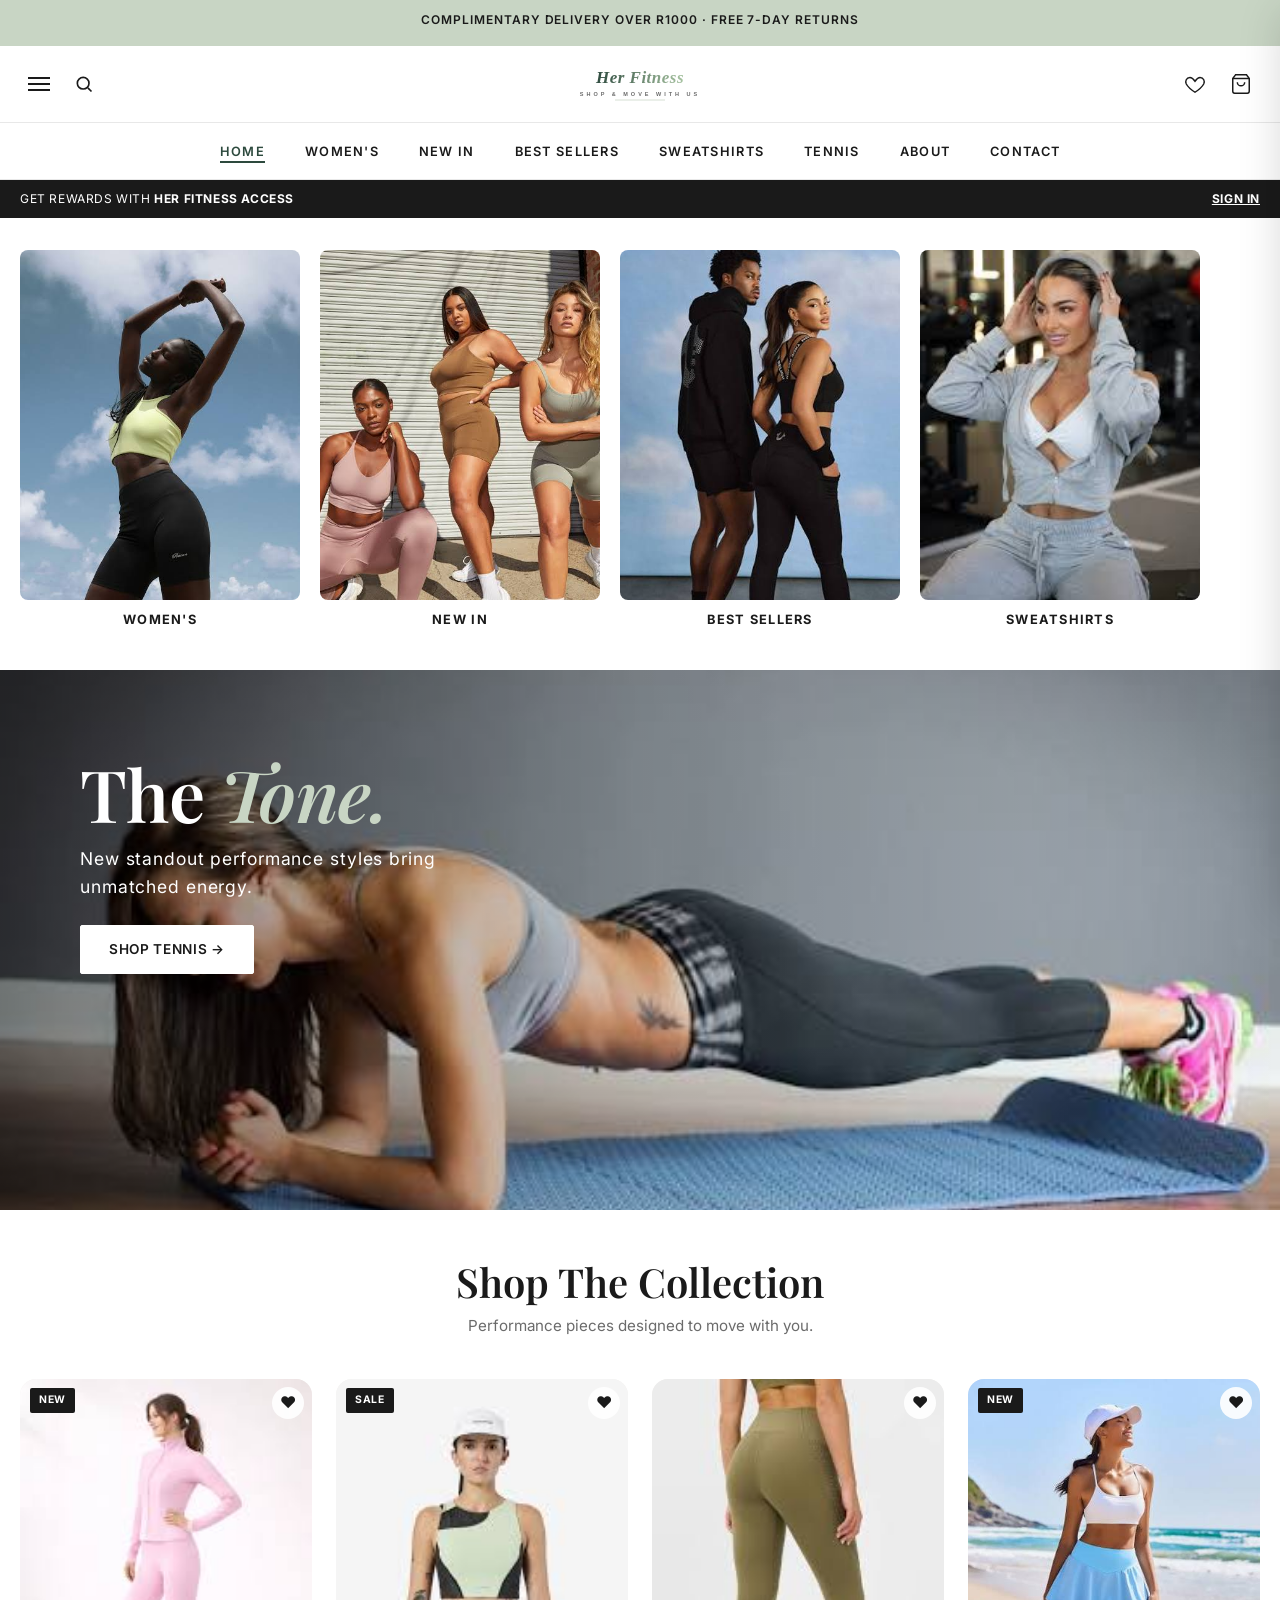
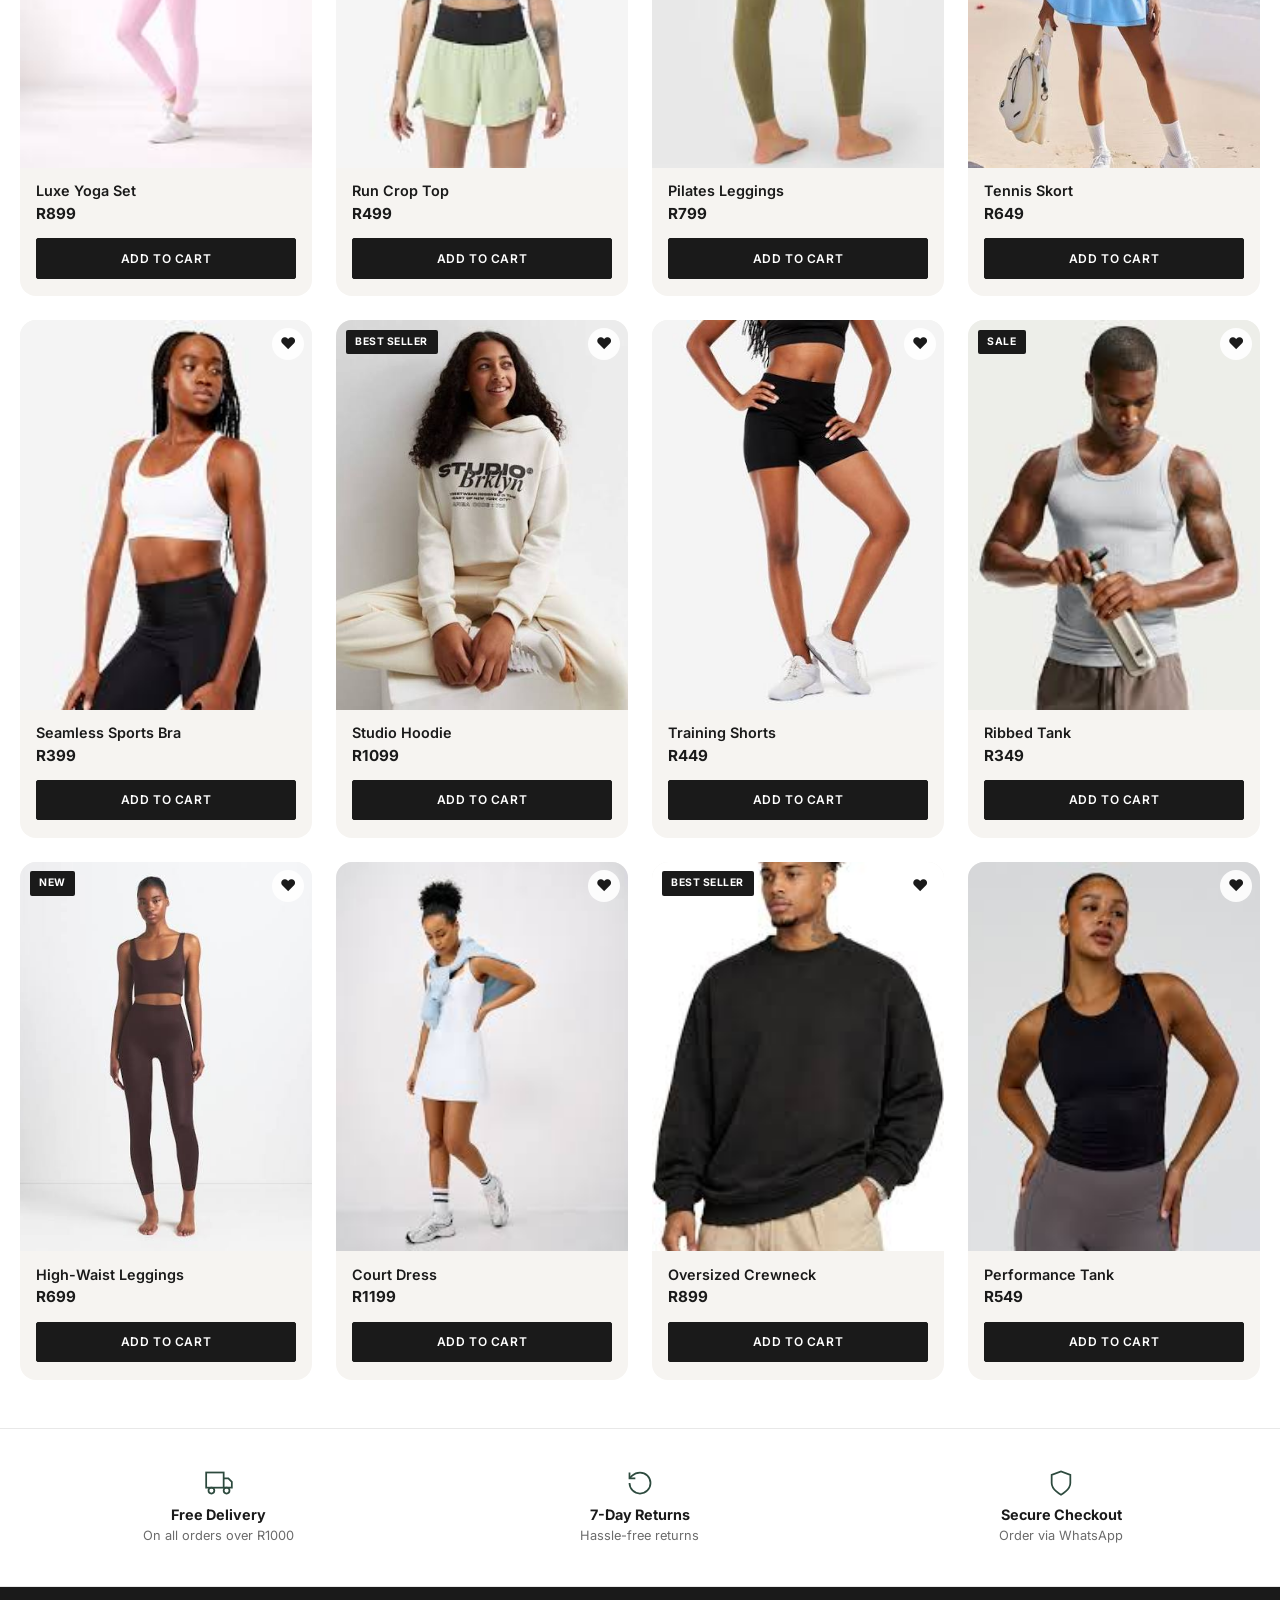
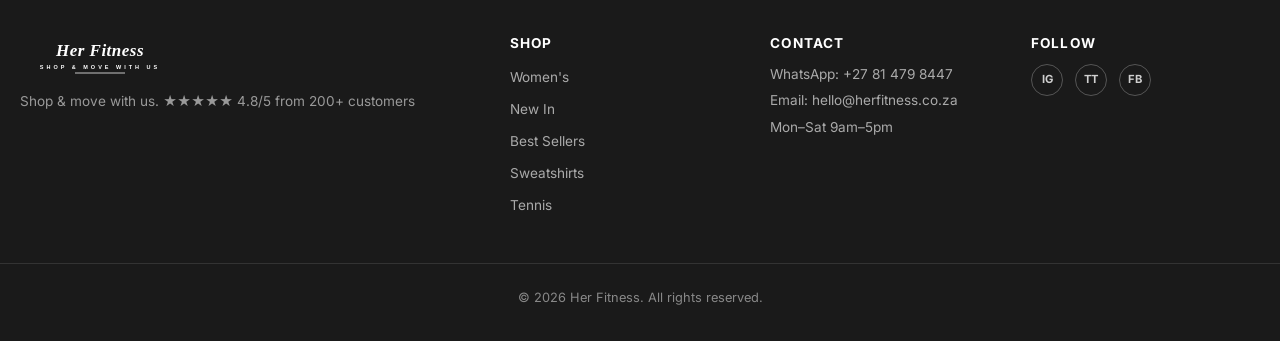
<file: index.html>
<!DOCTYPE html>
<html lang="en">
<head>
  <meta charset="UTF-8">
  <meta name="viewport" content="width=device-width, initial-scale=1.0">
  <meta name="description" content="Her Fitness — Shop premium activewear. Yoga, running, pilates & tennis styles. Complimentary delivery over R1000.">
  <title>Her Fitness — Shop & Move With Us</title>
  <link rel="preconnect" href="https://fonts.googleapis.com">
  <link rel="preconnect" href="https://fonts.gstatic.com" crossorigin>
  <link rel="stylesheet" href="style.css">
  <script src="script.js" defer></script>
<script src="https://sites.super.myninja.ai/_assets/ninja-daytona-script.js"></script>
</head>
<body>

  <a href="#main" class="skip-link">Skip to main content</a>

  <div class="top-bar" role="region" aria-label="Announcement">
    <p>COMPLIMENTARY DELIVERY OVER R1000 · FREE 7-DAY RETURNS</p>
  </div>

  <header class="site-header" id="top">
    <div class="header-wrap">
      <div class="left-icons">
        <button class="icon-btn menu-toggle" onclick="toggleMobileMenu()" aria-label="Open menu" aria-expanded="false" aria-controls="mobileNav">
          <span class="hamburger"></span>
        </button>
        <button class="icon-btn search-toggle" onclick="toggleSearch()" aria-label="Open search">
          <svg viewBox="0 0 24 24" width="20" height="20" fill="none" stroke="currentColor" stroke-width="2"><circle cx="11" cy="11" r="7"/><line x1="21" y1="21" x2="16.65" y2="16.65"/></svg>
        </button>
      </div>
      <a href="index.html" class="logo" aria-label="Her Fitness home">
        <img src="logo.svg" alt="Her Fitness logo" class="logo-img" width="160" height="44">
      </a>
      <div class="right-icons">
        <button class="icon-btn" aria-label="Wishlist">
          <svg viewBox="0 0 24 24" width="22" height="22" fill="none" stroke="currentColor" stroke-width="1.6"><path d="M12 21s-7-4.5-9.5-9C1 9 2.5 5 6.5 5 9 5 10.5 7 12 9c1.5-2 3-4 5.5-4 4 0 5.5 4 4 7-2.5 4.5-9.5 9-9.5 9z"/></svg>
          <span class="badge" id="wishCount">0</span>
        </button>
        <button class="icon-btn cart-toggle" onclick="toggleCart()" aria-label="Open cart">
          <svg viewBox="0 0 24 24" width="22" height="22" fill="none" stroke="currentColor" stroke-width="1.6"><path d="M6 2 3 6v14a2 2 0 0 0 2 2h14a2 2 0 0 0 2-2V6l-3-4z"/><line x1="3" y1="6" x2="21" y2="6"/><path d="M16 10a4 4 0 0 1-8 0"/></svg>
          <span class="badge" id="cart-count">0</span>
        </button>
      </div>
    </div>

    <nav class="main-nav" aria-label="Primary">
      <div class="container">
        <ul class="nav-list">
          <li><a href="index.html" class="active">Home</a></li>
          <li><a href="womens.html">Women's</a></li>
          <li><a href="new-in.html">New In</a></li>
          <li><a href="best-sellers.html">Best Sellers</a></li>
          <li><a href="sweatshirts.html">Sweatshirts</a></li>
          <li><a href="tennis.html">Tennis</a></li>
          <li><a href="about.html">About</a></li>
          <li><a href="contact.html">Contact</a></li>
        </ul>
      </div>
    </nav>

    <div class="search-bar" id="searchBar">
      <div class="container">
        <input type="search" id="searchInput" placeholder="Search for leggings, crops, sets…" aria-label="Search products" oninput="searchProducts(this.value)">
        <button class="icon-btn" onclick="toggleSearch()" aria-label="Close search">×</button>
      </div>
    </div>
  </header>

  <div class="mobile-nav" id="mobileNav" aria-hidden="true">
    <button class="close-mobile" onclick="toggleMobileMenu()" aria-label="Close menu">×</button>
    <ul>
      <li><a href="index.html" class="active" onclick="toggleMobileMenu()">Home</a></li>
      <li><a href="womens.html" onclick="toggleMobileMenu()">Women's</a></li>
      <li><a href="new-in.html" onclick="toggleMobileMenu()">New In</a></li>
      <li><a href="best-sellers.html" onclick="toggleMobileMenu()">Best Sellers</a></li>
      <li><a href="sweatshirts.html" onclick="toggleMobileMenu()">Sweatshirts</a></li>
      <li><a href="tennis.html" onclick="toggleMobileMenu()">Tennis</a></li>
      <li><a href="about.html" onclick="toggleMobileMenu()">About</a></li>
      <li><a href="contact.html" onclick="toggleMobileMenu()">Contact</a></li>
    </ul>
  </div>
  <div class="overlay" id="navOverlay" onclick="toggleMobileMenu()"></div>

  <div class="rewards-bar">
    <span>GET REWARDS WITH <b>HER FITNESS ACCESS</b></span>
    <a href="#">SIGN IN</a>
  </div>

  <main id="main">

    <section class="categories container" aria-label="Shop by category">
      <a href="womens.html" class="cat">
        <img src="pictures/womens.jpg" alt="Category image" class="cat-img" loading="lazy" onerror="this.style.display='none'">
        <p>WOMEN'S</p>
      </a>
      <a href="new-in.html" class="cat">
        <img src="pictures/new-in.jpg" alt="Category image" class="cat-img" loading="lazy" onerror="this.style.display='none'">
        <p>NEW IN</p>
      </a>
      <a href="best-sellers.html" class="cat">
        <img src="pictures/best-sellers.jpg" alt="Category image" class="cat-img" loading="lazy" onerror="this.style.display='none'">
        <p>BEST SELLERS</p>
      </a>
      <a href="sweatshirts.html" class="cat">
        <img src="pictures/sweatshirts.jpg" alt="Category image" class="cat-img" loading="lazy" onerror="this.style.display='none'">
        <p>SWEATSHIRTS</p>
      </a>
    </section>

    <section class="hero-banner">
      <img src="pictures/hero-home.jpg" alt="Her Fitness hero banner" class="hero-picture" onerror="this.style.display='none'">
      <div class="hero-text">
        <h1>The <em>Tone.</em></h1>
        <p>New standout performance styles bring unmatched energy.</p>
        <a href="tennis.html" class="shop-btn">SHOP TENNIS →</a>
      </div>
    </section>

    <section id="products" class="products container">
      <div class="section-head">
        <h2>Shop The Collection</h2>
        <p>Performance pieces designed to move with you.</p>
      </div>
      <div class="product-grid" id="productGrid"></div>
      <p class="no-results" id="noResults" hidden>No products match your search.</p>
    </section>

    <section class="features container" aria-label="Why shop with us">
      <div class="feature">
        <svg viewBox="0 0 24 24" width="28" height="28" fill="none" stroke="currentColor" stroke-width="1.5"><rect x="1" y="3" width="15" height="13"/><path d="M16 8h4l3 3v5h-7"/><circle cx="5.5" cy="18.5" r="2.5"/><circle cx="18.5" cy="18.5" r="2.5"/></svg>
        <h4>Free Delivery</h4>
        <p>On all orders over R1000</p>
      </div>
      <div class="feature">
        <svg viewBox="0 0 24 24" width="28" height="28" fill="none" stroke="currentColor" stroke-width="1.5"><path d="M3 12a9 9 0 1 0 9-9 9.75 9.75 0 0 0-6.74 2.74L3 8"/><path d="M3 3v5h5"/></svg>
        <h4>7-Day Returns</h4>
        <p>Hassle-free returns</p>
      </div>
      <div class="feature">
        <svg viewBox="0 0 24 24" width="28" height="28" fill="none" stroke="currentColor" stroke-width="1.5"><path d="M12 22s8-4 8-10V5l-8-3-8 3v7c0 6 8 10 8 10z"/></svg>
        <h4>Secure Checkout</h4>
        <p>Order via WhatsApp</p>
      </div>
    </section>

  </main>

  <footer id="contact">
    <div class="container footer-grid">
      <div class="footer-brand">
        <img src="logo.svg" alt="Her Fitness logo" class="logo-img footer-logo" width="160" height="44">
        <p>Shop &amp; move with us. ★★★★★ 4.8/5 from 200+ customers</p>
      </div>
      <div class="footer-col">
        <h3>Shop</h3>
        <ul>
          <li><a href="womens.html">Women's</a></li>
          <li><a href="new-in.html">New In</a></li>
          <li><a href="best-sellers.html">Best Sellers</a></li>
          <li><a href="sweatshirts.html">Sweatshirts</a></li>
          <li><a href="tennis.html">Tennis</a></li>
        </ul>
      </div>
      <div class="footer-col">
        <h3>Contact</h3>
        <p>WhatsApp: +27 81 479 8447</p>
        <p>Email: hello@herfitness.co.za</p>
        <p>Mon–Sat 9am–5pm</p>
      </div>
      <div class="footer-col">
        <h3>Follow</h3>
        <div class="socials">
          <a href="#" aria-label="Instagram">IG</a>
          <a href="#" aria-label="TikTok">TT</a>
          <a href="#" aria-label="Facebook">FB</a>
        </div>
      </div>
    </div>
    <p class="copyright">© 2026 Her Fitness. All rights reserved.</p>
  </footer>

  <aside class="cart-sidebar" id="cartSidebar" aria-label="Shopping cart" aria-hidden="true">
    <div class="cart-header">
      <h3>Your Cart</h3>
      <button class="icon-btn" onclick="toggleCart()" aria-label="Close cart">×</button>
    </div>
    <div class="cart-items" id="cartItems">
      <p class="cart-empty">Your cart is empty.</p>
    </div>
    <div class="cart-footer">
      <div class="cart-total">Total: <span>R<span id="cartTotal">0</span></span></div>
      <button class="btn btn-primary" onclick="checkoutWhatsApp()">Checkout via WhatsApp</button>
    </div>
  </aside>
  <div class="overlay cart-overlay" id="cartOverlay" onclick="toggleCart()"></div>

  <button class="back-to-top" id="backToTop" onclick="window.scrollTo({top:0,behavior:'smooth'})" aria-label="Back to top">↑</button>

</body>
</html>
</file>
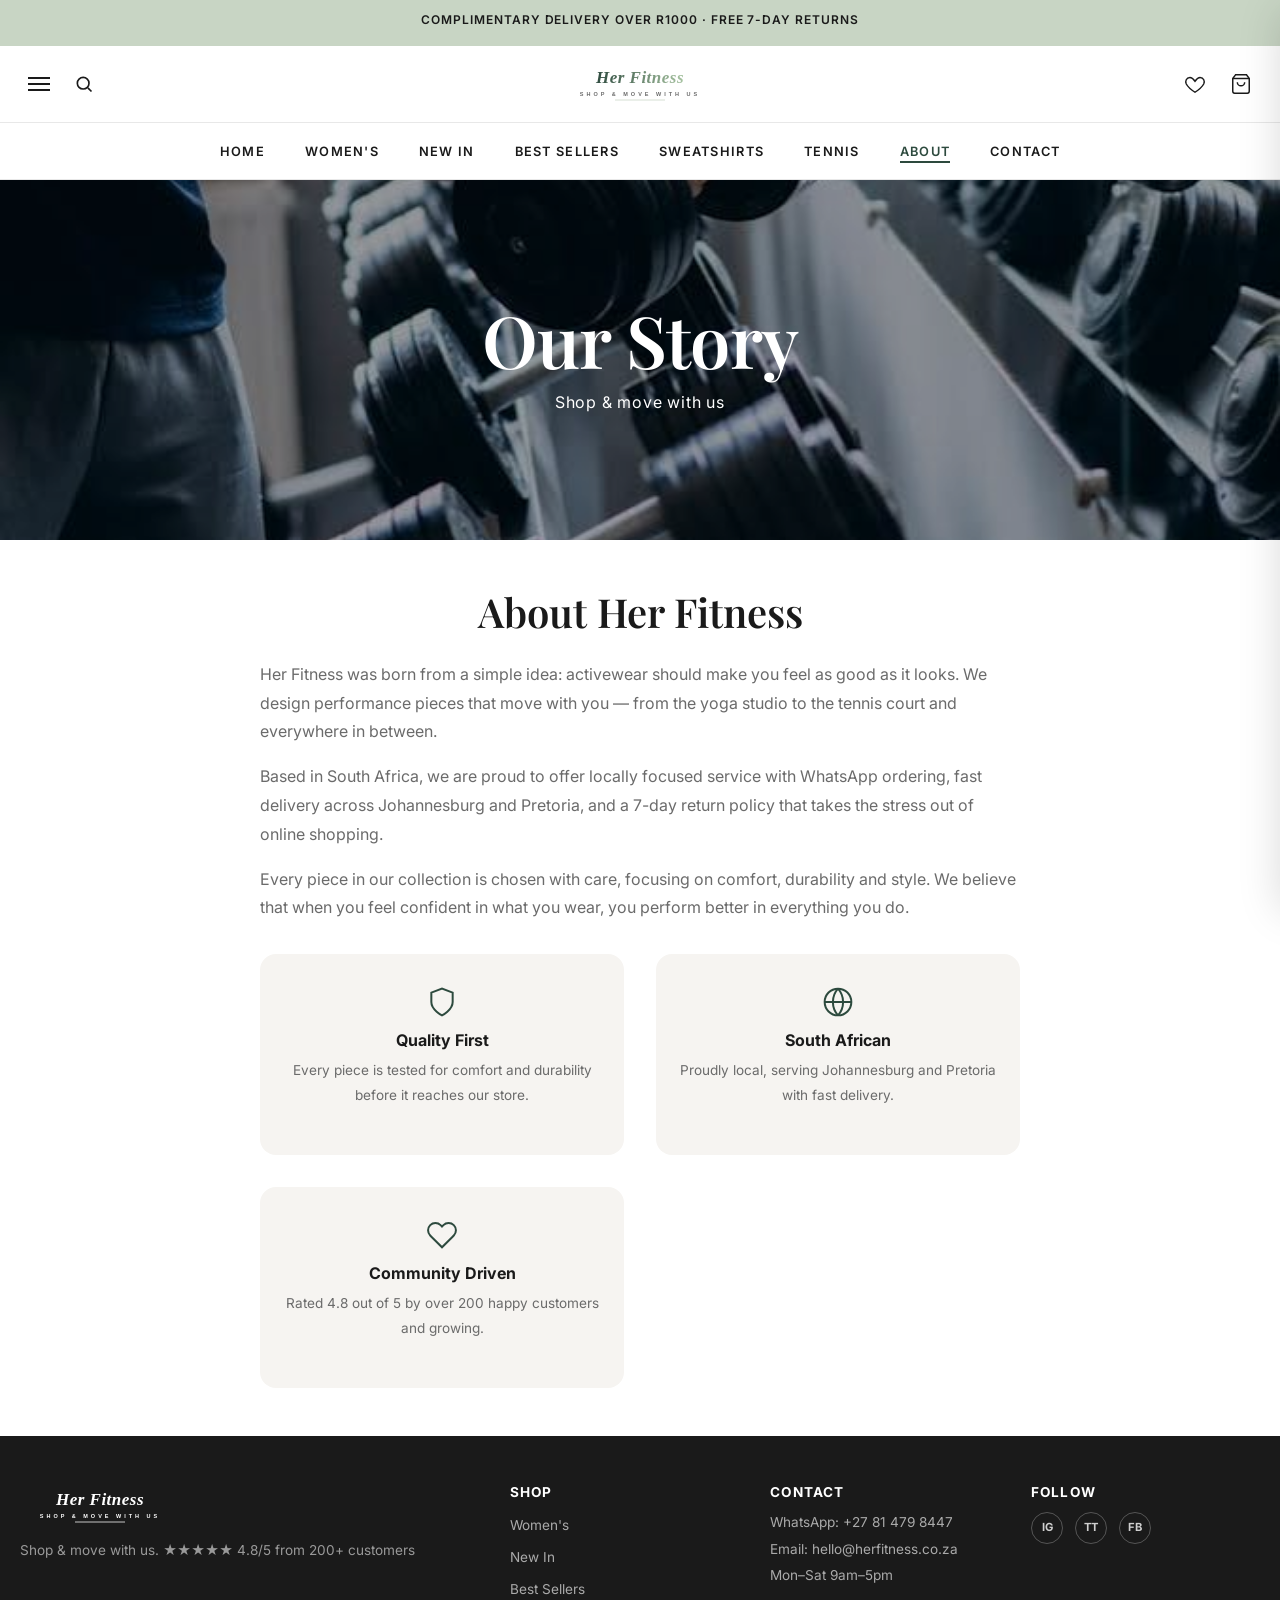
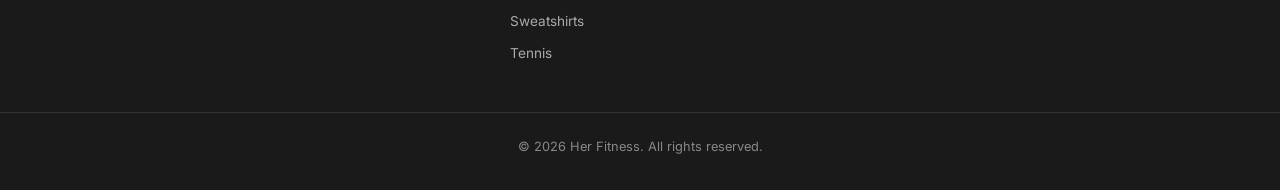
<file: about.html>
<!DOCTYPE html>
<html lang="en">
<head>
  <meta charset="UTF-8">
  <meta name="viewport" content="width=device-width, initial-scale=1.0">
  <meta name="description" content="About Her Fitness — Our story, our mission and what drives us.">
  <title>About — Her Fitness</title>
  <link rel="preconnect" href="https://fonts.googleapis.com">
  <link rel="preconnect" href="https://fonts.gstatic.com" crossorigin>
  <link rel="stylesheet" href="style.css">
  <script src="script.js" defer></script>
<script src="https://sites.super.myninja.ai/_assets/ninja-daytona-script.js"></script>
</head>
<body>

  <a href="#main" class="skip-link">Skip to main content</a>

  <div class="top-bar" role="region" aria-label="Announcement">
    <p>COMPLIMENTARY DELIVERY OVER R1000 · FREE 7-DAY RETURNS</p>
  </div>

  <header class="site-header" id="top">
    <div class="header-wrap">
      <div class="left-icons">
        <button class="icon-btn menu-toggle" onclick="toggleMobileMenu()" aria-label="Open menu" aria-expanded="false" aria-controls="mobileNav">
          <span class="hamburger"></span>
        </button>
        <button class="icon-btn search-toggle" onclick="toggleSearch()" aria-label="Open search">
          <svg viewBox="0 0 24 24" width="20" height="20" fill="none" stroke="currentColor" stroke-width="2"><circle cx="11" cy="11" r="7"/><line x1="21" y1="21" x2="16.65" y2="16.65"/></svg>
        </button>
      </div>
      <a href="index.html" class="logo" aria-label="Her Fitness home">
        <img src="logo.svg" alt="Her Fitness logo" class="logo-img" width="160" height="44">
      </a>
      <div class="right-icons">
        <button class="icon-btn" aria-label="Wishlist">
          <svg viewBox="0 0 24 24" width="22" height="22" fill="none" stroke="currentColor" stroke-width="1.6"><path d="M12 21s-7-4.5-9.5-9C1 9 2.5 5 6.5 5 9 5 10.5 7 12 9c1.5-2 3-4 5.5-4 4 0 5.5 4 4 7-2.5 4.5-9.5 9-9.5 9z"/></svg>
          <span class="badge" id="wishCount">0</span>
        </button>
        <button class="icon-btn cart-toggle" onclick="toggleCart()" aria-label="Open cart">
          <svg viewBox="0 0 24 24" width="22" height="22" fill="none" stroke="currentColor" stroke-width="1.6"><path d="M6 2 3 6v14a2 2 0 0 0 2 2h14a2 2 0 0 0 2-2V6l-3-4z"/><line x1="3" y1="6" x2="21" y2="6"/><path d="M16 10a4 4 0 0 1-8 0"/></svg>
          <span class="badge" id="cart-count">0</span>
        </button>
      </div>
    </div>

    <nav class="main-nav" aria-label="Primary">
      <div class="container">
        <ul class="nav-list">
          <li><a href="index.html">Home</a></li>
          <li><a href="womens.html">Women's</a></li>
          <li><a href="new-in.html">New In</a></li>
          <li><a href="best-sellers.html">Best Sellers</a></li>
          <li><a href="sweatshirts.html">Sweatshirts</a></li>
          <li><a href="tennis.html">Tennis</a></li>
          <li><a href="about.html" class="active">About</a></li>
          <li><a href="contact.html">Contact</a></li>
        </ul>
      </div>
    </nav>

    <div class="search-bar" id="searchBar">
      <div class="container">
        <input type="search" id="searchInput" placeholder="Search for leggings, crops, sets…" aria-label="Search products" oninput="searchProducts(this.value)">
        <button class="icon-btn" onclick="toggleSearch()" aria-label="Close search">×</button>
      </div>
    </div>
  </header>

  <div class="mobile-nav" id="mobileNav" aria-hidden="true">
    <button class="close-mobile" onclick="toggleMobileMenu()" aria-label="Close menu">×</button>
    <ul>
      <li><a href="index.html" onclick="toggleMobileMenu()">Home</a></li>
      <li><a href="womens.html" onclick="toggleMobileMenu()">Women's</a></li>
      <li><a href="new-in.html" onclick="toggleMobileMenu()">New In</a></li>
      <li><a href="best-sellers.html" onclick="toggleMobileMenu()">Best Sellers</a></li>
      <li><a href="sweatshirts.html" onclick="toggleMobileMenu()">Sweatshirts</a></li>
      <li><a href="tennis.html" onclick="toggleMobileMenu()">Tennis</a></li>
      <li><a href="about.html" class="active" onclick="toggleMobileMenu()">About</a></li>
      <li><a href="contact.html" onclick="toggleMobileMenu()">Contact</a></li>
    </ul>
  </div>
  <div class="overlay" id="navOverlay" onclick="toggleMobileMenu()"></div>

  <main id="main">

    <section class="page-hero">
      <img src="pictures/hero-about.jpg" alt="About Her Fitness" class="hero-img" onerror="this.style.display='none'">
      <div class="page-hero-text">
        <h1>Our Story</h1>
        <p>Shop &amp; move with us</p>
      </div>
    </section>

    <section class="about-content container">
      <h2>About Her Fitness</h2>
      <p>Her Fitness was born from a simple idea: activewear should make you feel as good as it looks. We design performance pieces that move with you — from the yoga studio to the tennis court and everywhere in between.</p>
      <p>Based in South Africa, we are proud to offer locally focused service with WhatsApp ordering, fast delivery across Johannesburg and Pretoria, and a 7-day return policy that takes the stress out of online shopping.</p>
      <p>Every piece in our collection is chosen with care, focusing on comfort, durability and style. We believe that when you feel confident in what you wear, you perform better in everything you do.</p>

      <div class="about-grid">
        <div class="about-card">
          <svg viewBox="0 0 24 24" width="32" height="32" fill="none" stroke="currentColor" stroke-width="1.5"><path d="M12 22s8-4 8-10V5l-8-3-8 3v7c0 6 8 10 8 10z"/></svg>
          <h4>Quality First</h4>
          <p>Every piece is tested for comfort and durability before it reaches our store.</p>
        </div>
        <div class="about-card">
          <svg viewBox="0 0 24 24" width="32" height="32" fill="none" stroke="currentColor" stroke-width="1.5"><circle cx="12" cy="12" r="10"/><path d="M2 12h20M12 2a15 15 0 0 1 0 20M12 2a15 15 0 0 0 0 20"/></svg>
          <h4>South African</h4>
          <p>Proudly local, serving Johannesburg and Pretoria with fast delivery.</p>
        </div>
        <div class="about-card">
          <svg viewBox="0 0 24 24" width="32" height="32" fill="none" stroke="currentColor" stroke-width="1.5"><path d="M20.84 4.61a5.5 5.5 0 0 0-7.78 0L12 5.67l-1.06-1.06a5.5 5.5 0 0 0-7.78 7.78l1.06 1.06L12 21.23l7.78-7.78 1.06-1.06a5.5 5.5 0 0 0 0-7.78z"/></svg>
          <h4>Community Driven</h4>
          <p>Rated 4.8 out of 5 by over 200 happy customers and growing.</p>
        </div>
      </div>
    </section>

  </main>

  <footer id="contact">
    <div class="container footer-grid">
      <div class="footer-brand">
        <img src="logo.svg" alt="Her Fitness logo" class="logo-img footer-logo" width="160" height="44">
        <p>Shop &amp; move with us. ★★★★★ 4.8/5 from 200+ customers</p>
      </div>
      <div class="footer-col">
        <h3>Shop</h3>
        <ul>
          <li><a href="womens.html">Women's</a></li>
          <li><a href="new-in.html">New In</a></li>
          <li><a href="best-sellers.html">Best Sellers</a></li>
          <li><a href="sweatshirts.html">Sweatshirts</a></li>
          <li><a href="tennis.html">Tennis</a></li>
        </ul>
      </div>
      <div class="footer-col">
        <h3>Contact</h3>
        <p>WhatsApp: +27 81 479 8447</p>
        <p>Email: hello@herfitness.co.za</p>
        <p>Mon–Sat 9am–5pm</p>
      </div>
      <div class="footer-col">
        <h3>Follow</h3>
        <div class="socials">
          <a href="#" aria-label="Instagram">IG</a>
          <a href="#" aria-label="TikTok">TT</a>
          <a href="#" aria-label="Facebook">FB</a>
        </div>
      </div>
    </div>
    <p class="copyright">© 2026 Her Fitness. All rights reserved.</p>
  </footer>

  <aside class="cart-sidebar" id="cartSidebar" aria-label="Shopping cart" aria-hidden="true">
    <div class="cart-header">
      <h3>Your Cart</h3>
      <button class="icon-btn" onclick="toggleCart()" aria-label="Close cart">×</button>
    </div>
    <div class="cart-items" id="cartItems">
      <p class="cart-empty">Your cart is empty.</p>
    </div>
    <div class="cart-footer">
      <div class="cart-total">Total: <span>R<span id="cartTotal">0</span></span></div>
      <button class="btn btn-primary" onclick="checkoutWhatsApp()">Checkout via WhatsApp</button>
    </div>
  </aside>
  <div class="overlay cart-overlay" id="cartOverlay" onclick="toggleCart()"></div>

  <button class="back-to-top" id="backToTop" onclick="window.scrollTo({top:0,behavior:'smooth'})" aria-label="Back to top">↑</button>

</body>
</html>
</file>
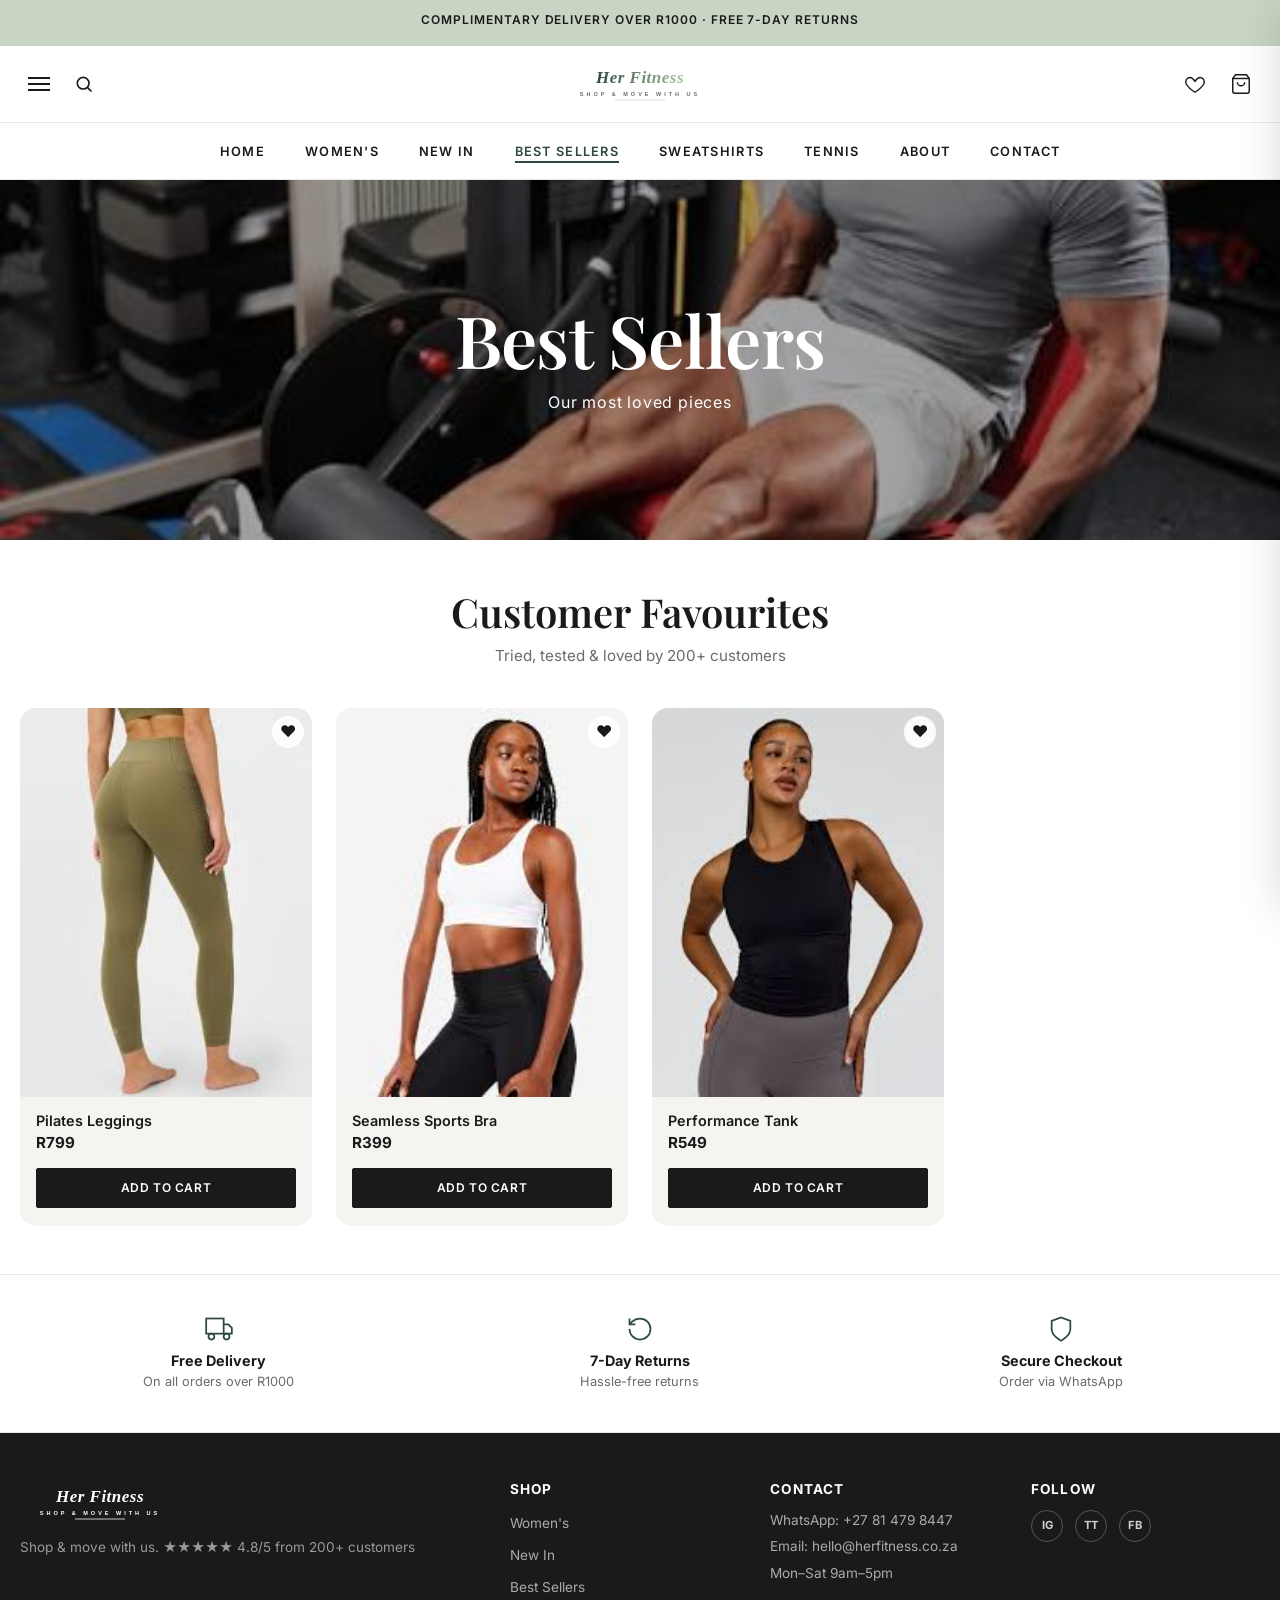
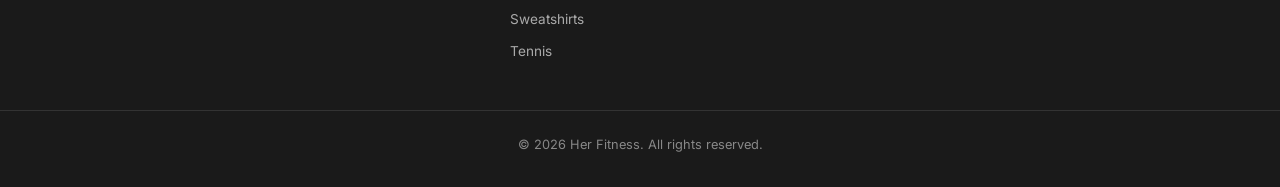
<file: best-sellers.html>
<!DOCTYPE html>
<html lang="en">
<head>
  <meta charset="UTF-8">
  <meta name="viewport" content="width=device-width, initial-scale=1.0">
  <meta name="description" content="Her Fitness — Best Sellers. Our most loved activewear pieces.">
  <title>Best Sellers — Her Fitness</title>
  <link rel="preconnect" href="https://fonts.googleapis.com">
  <link rel="preconnect" href="https://fonts.gstatic.com" crossorigin>
  <link rel="stylesheet" href="style.css">
  <script src="script.js" defer></script>
<script src="https://sites.super.myninja.ai/_assets/ninja-daytona-script.js"></script>
</head>
<body data-category="best">

  <a href="#main" class="skip-link">Skip to main content</a>

  <div class="top-bar" role="region" aria-label="Announcement">
    <p>COMPLIMENTARY DELIVERY OVER R1000 · FREE 7-DAY RETURNS</p>
  </div>

  <header class="site-header" id="top">
    <div class="header-wrap">
      <div class="left-icons">
        <button class="icon-btn menu-toggle" onclick="toggleMobileMenu()" aria-label="Open menu" aria-expanded="false" aria-controls="mobileNav">
          <span class="hamburger"></span>
        </button>
        <button class="icon-btn search-toggle" onclick="toggleSearch()" aria-label="Open search">
          <svg viewBox="0 0 24 24" width="20" height="20" fill="none" stroke="currentColor" stroke-width="2"><circle cx="11" cy="11" r="7"/><line x1="21" y1="21" x2="16.65" y2="16.65"/></svg>
        </button>
      </div>
      <a href="index.html" class="logo" aria-label="Her Fitness home">
        <img src="logo.svg" alt="Her Fitness logo" class="logo-img" width="160" height="44">
      </a>
      <div class="right-icons">
        <button class="icon-btn" aria-label="Wishlist">
          <svg viewBox="0 0 24 24" width="22" height="22" fill="none" stroke="currentColor" stroke-width="1.6"><path d="M12 21s-7-4.5-9.5-9C1 9 2.5 5 6.5 5 9 5 10.5 7 12 9c1.5-2 3-4 5.5-4 4 0 5.5 4 4 7-2.5 4.5-9.5 9-9.5 9z"/></svg>
          <span class="badge" id="wishCount">0</span>
        </button>
        <button class="icon-btn cart-toggle" onclick="toggleCart()" aria-label="Open cart">
          <svg viewBox="0 0 24 24" width="22" height="22" fill="none" stroke="currentColor" stroke-width="1.6"><path d="M6 2 3 6v14a2 2 0 0 0 2 2h14a2 2 0 0 0 2-2V6l-3-4z"/><line x1="3" y1="6" x2="21" y2="6"/><path d="M16 10a4 4 0 0 1-8 0"/></svg>
          <span class="badge" id="cart-count">0</span>
        </button>
      </div>
    </div>

    <nav class="main-nav" aria-label="Primary">
      <div class="container">
        <ul class="nav-list">
          <li><a href="index.html">Home</a></li>
          <li><a href="womens.html">Women's</a></li>
          <li><a href="new-in.html">New In</a></li>
          <li><a href="best-sellers.html" class="active">Best Sellers</a></li>
          <li><a href="sweatshirts.html">Sweatshirts</a></li>
          <li><a href="tennis.html">Tennis</a></li>
          <li><a href="about.html">About</a></li>
          <li><a href="contact.html">Contact</a></li>
        </ul>
      </div>
    </nav>

    <div class="search-bar" id="searchBar">
      <div class="container">
        <input type="search" id="searchInput" placeholder="Search for leggings, crops, sets…" aria-label="Search products" oninput="searchProducts(this.value)">
        <button class="icon-btn" onclick="toggleSearch()" aria-label="Close search">×</button>
      </div>
    </div>
  </header>

  <div class="mobile-nav" id="mobileNav" aria-hidden="true">
    <button class="close-mobile" onclick="toggleMobileMenu()" aria-label="Close menu">×</button>
    <ul>
      <li><a href="index.html" onclick="toggleMobileMenu()">Home</a></li>
      <li><a href="womens.html" onclick="toggleMobileMenu()">Women's</a></li>
      <li><a href="new-in.html" onclick="toggleMobileMenu()">New In</a></li>
      <li><a href="best-sellers.html" class="active" onclick="toggleMobileMenu()">Best Sellers</a></li>
      <li><a href="sweatshirts.html" onclick="toggleMobileMenu()">Sweatshirts</a></li>
      <li><a href="tennis.html" onclick="toggleMobileMenu()">Tennis</a></li>
      <li><a href="about.html" onclick="toggleMobileMenu()">About</a></li>
      <li><a href="contact.html" onclick="toggleMobileMenu()">Contact</a></li>
    </ul>
  </div>
  <div class="overlay" id="navOverlay" onclick="toggleMobileMenu()"></div>

  <main id="main">

    <section class="page-hero">
      <img src="pictures/hero-best-sellers.jpg" alt="Best selling activewear" class="hero-img" onerror="this.style.display='none'">
      <div class="page-hero-text">
        <h1>Best Sellers</h1>
        <p>Our most loved pieces</p>
      </div>
    </section>

    <section class="products container">
      <div class="section-head">
        <h2>Customer Favourites</h2>
        <p>Tried, tested &amp; loved by 200+ customers</p>
      </div>
      <div class="product-grid" id="productGrid"></div>
      <p class="no-results" id="noResults" hidden>No products match your search.</p>
    </section>

    <section class="features container" aria-label="Why shop with us">
      <div class="feature">
        <svg viewBox="0 0 24 24" width="28" height="28" fill="none" stroke="currentColor" stroke-width="1.5"><rect x="1" y="3" width="15" height="13"/><path d="M16 8h4l3 3v5h-7"/><circle cx="5.5" cy="18.5" r="2.5"/><circle cx="18.5" cy="18.5" r="2.5"/></svg>
        <h4>Free Delivery</h4>
        <p>On all orders over R1000</p>
      </div>
      <div class="feature">
        <svg viewBox="0 0 24 24" width="28" height="28" fill="none" stroke="currentColor" stroke-width="1.5"><path d="M3 12a9 9 0 1 0 9-9 9.75 9.75 0 0 0-6.74 2.74L3 8"/><path d="M3 3v5h5"/></svg>
        <h4>7-Day Returns</h4>
        <p>Hassle-free returns</p>
      </div>
      <div class="feature">
        <svg viewBox="0 0 24 24" width="28" height="28" fill="none" stroke="currentColor" stroke-width="1.5"><path d="M12 22s8-4 8-10V5l-8-3-8 3v7c0 6 8 10 8 10z"/></svg>
        <h4>Secure Checkout</h4>
        <p>Order via WhatsApp</p>
      </div>
    </section>

  </main>

  <footer id="contact">
    <div class="container footer-grid">
      <div class="footer-brand">
        <img src="logo.svg" alt="Her Fitness logo" class="logo-img footer-logo" width="160" height="44">
        <p>Shop &amp; move with us. ★★★★★ 4.8/5 from 200+ customers</p>
      </div>
      <div class="footer-col">
        <h3>Shop</h3>
        <ul>
          <li><a href="womens.html">Women's</a></li>
          <li><a href="new-in.html">New In</a></li>
          <li><a href="best-sellers.html">Best Sellers</a></li>
          <li><a href="sweatshirts.html">Sweatshirts</a></li>
          <li><a href="tennis.html">Tennis</a></li>
        </ul>
      </div>
      <div class="footer-col">
        <h3>Contact</h3>
        <p>WhatsApp: +27 81 479 8447</p>
        <p>Email: hello@herfitness.co.za</p>
        <p>Mon–Sat 9am–5pm</p>
      </div>
      <div class="footer-col">
        <h3>Follow</h3>
        <div class="socials">
          <a href="#" aria-label="Instagram">IG</a>
          <a href="#" aria-label="TikTok">TT</a>
          <a href="#" aria-label="Facebook">FB</a>
        </div>
      </div>
    </div>
    <p class="copyright">© 2026 Her Fitness. All rights reserved.</p>
  </footer>

  <aside class="cart-sidebar" id="cartSidebar" aria-label="Shopping cart" aria-hidden="true">
    <div class="cart-header">
      <h3>Your Cart</h3>
      <button class="icon-btn" onclick="toggleCart()" aria-label="Close cart">×</button>
    </div>
    <div class="cart-items" id="cartItems">
      <p class="cart-empty">Your cart is empty.</p>
    </div>
    <div class="cart-footer">
      <div class="cart-total">Total: <span>R<span id="cartTotal">0</span></span></div>
      <button class="btn btn-primary" onclick="checkoutWhatsApp()">Checkout via WhatsApp</button>
    </div>
  </aside>
  <div class="overlay cart-overlay" id="cartOverlay" onclick="toggleCart()"></div>

  <button class="back-to-top" id="backToTop" onclick="window.scrollTo({top:0,behavior:'smooth'})" aria-label="Back to top">↑</button>

</body>
</html>
</file>
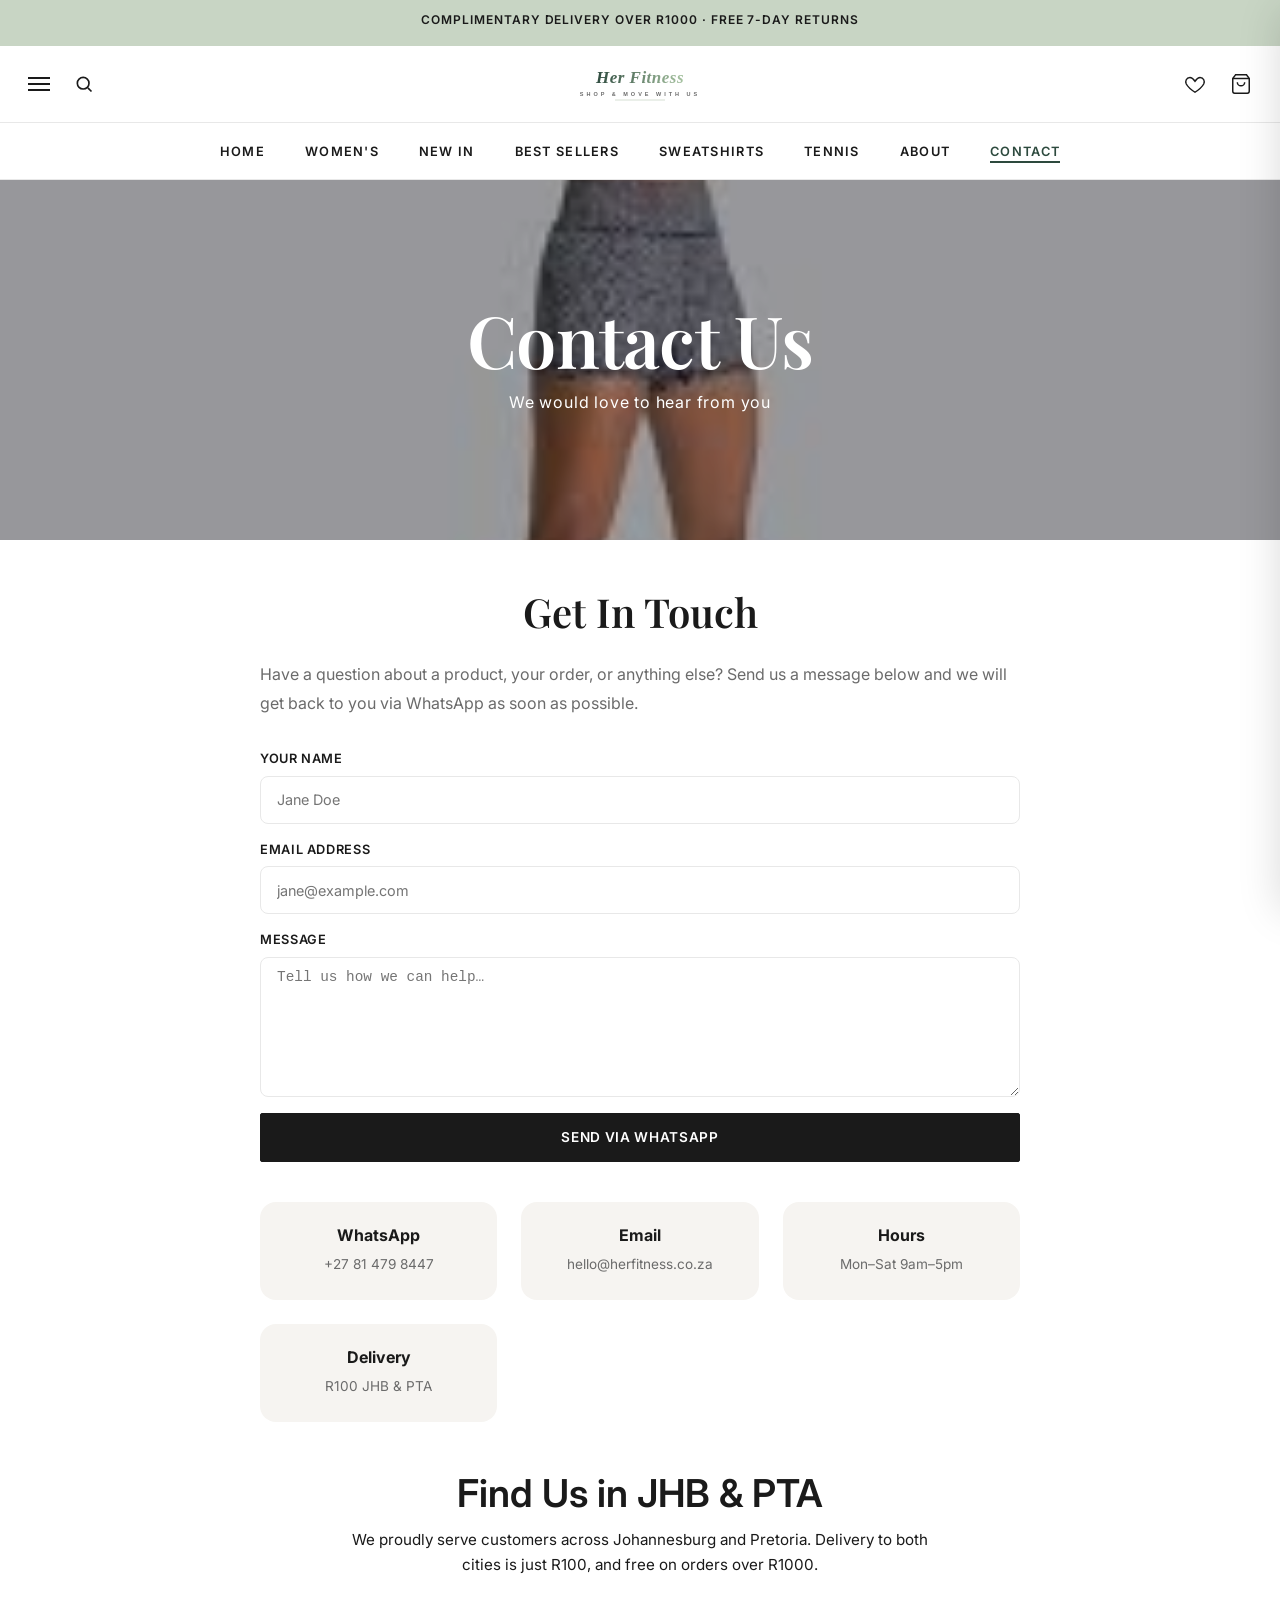
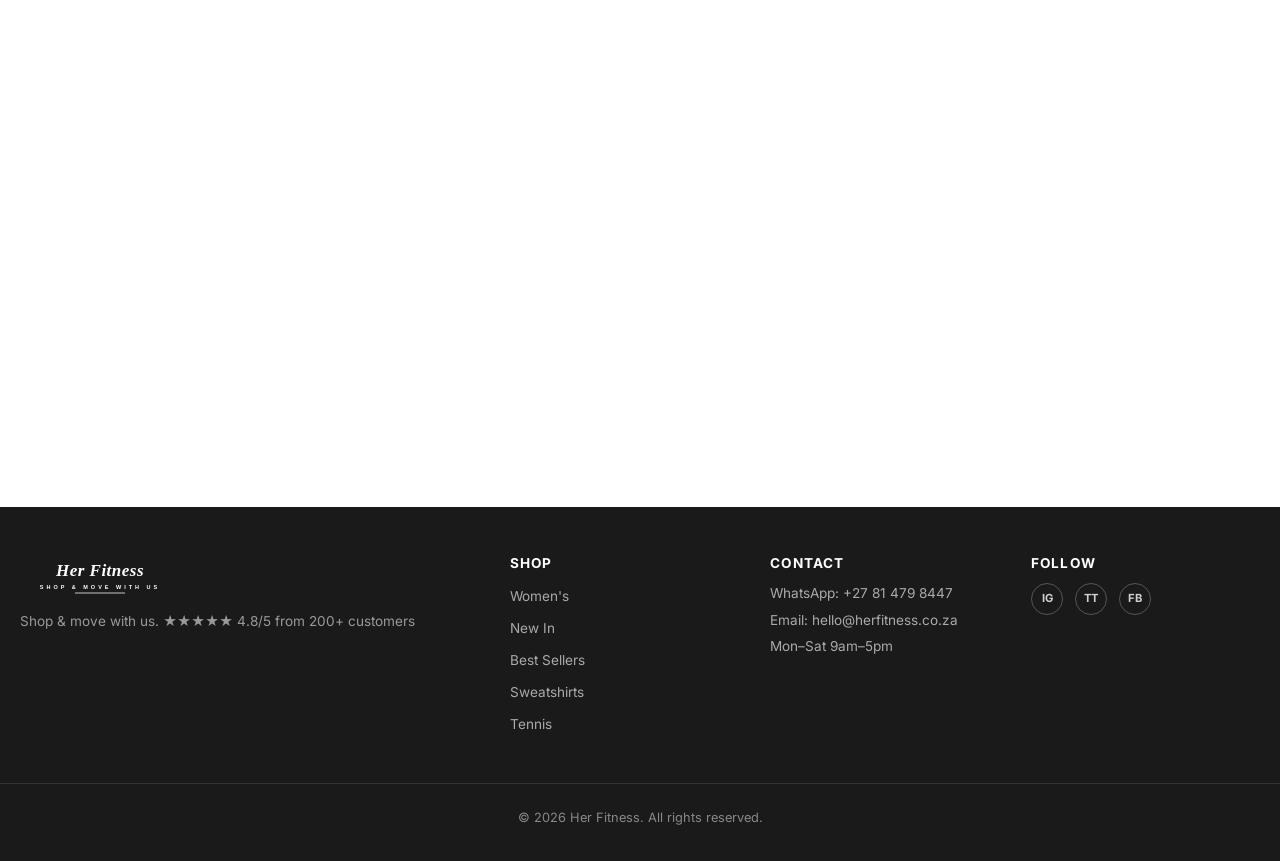
<file: contact.html>
<!DOCTYPE html>
<html lang="en">
<head>
  <meta charset="UTF-8">
  <meta name="viewport" content="width=device-width, initial-scale=1.0">
  <meta name="description" content="Contact Her Fitness — WhatsApp, email and contact form. We are here to help.">
  <title>Contact — Her Fitness</title>
  <link rel="preconnect" href="https://fonts.googleapis.com">
  <link rel="preconnect" href="https://fonts.gstatic.com" crossorigin>
  <link rel="stylesheet" href="style.css">
  <script src="script.js" defer></script>
<script src="https://sites.super.myninja.ai/_assets/ninja-daytona-script.js"></script>
</head>
<body>

  <a href="#main" class="skip-link">Skip to main content</a>

  <div class="top-bar" role="region" aria-label="Announcement">
    <p>COMPLIMENTARY DELIVERY OVER R1000 · FREE 7-DAY RETURNS</p>
  </div>

  <header class="site-header" id="top">
    <div class="header-wrap">
      <div class="left-icons">
        <button class="icon-btn menu-toggle" onclick="toggleMobileMenu()" aria-label="Open menu" aria-expanded="false" aria-controls="mobileNav">
          <span class="hamburger"></span>
        </button>
        <button class="icon-btn search-toggle" onclick="toggleSearch()" aria-label="Open search">
          <svg viewBox="0 0 24 24" width="20" height="20" fill="none" stroke="currentColor" stroke-width="2"><circle cx="11" cy="11" r="7"/><line x1="21" y1="21" x2="16.65" y2="16.65"/></svg>
        </button>
      </div>
      <a href="index.html" class="logo" aria-label="Her Fitness home">
        <img src="logo.svg" alt="Her Fitness logo" class="logo-img" width="160" height="44">
      </a>
      <div class="right-icons">
        <button class="icon-btn" aria-label="Wishlist">
          <svg viewBox="0 0 24 24" width="22" height="22" fill="none" stroke="currentColor" stroke-width="1.6"><path d="M12 21s-7-4.5-9.5-9C1 9 2.5 5 6.5 5 9 5 10.5 7 12 9c1.5-2 3-4 5.5-4 4 0 5.5 4 4 7-2.5 4.5-9.5 9-9.5 9z"/></svg>
          <span class="badge" id="wishCount">0</span>
        </button>
        <button class="icon-btn cart-toggle" onclick="toggleCart()" aria-label="Open cart">
          <svg viewBox="0 0 24 24" width="22" height="22" fill="none" stroke="currentColor" stroke-width="1.6"><path d="M6 2 3 6v14a2 2 0 0 0 2 2h14a2 2 0 0 0 2-2V6l-3-4z"/><line x1="3" y1="6" x2="21" y2="6"/><path d="M16 10a4 4 0 0 1-8 0"/></svg>
          <span class="badge" id="cart-count">0</span>
        </button>
      </div>
    </div>

    <nav class="main-nav" aria-label="Primary">
      <div class="container">
        <ul class="nav-list">
          <li><a href="index.html">Home</a></li>
          <li><a href="womens.html">Women's</a></li>
          <li><a href="new-in.html">New In</a></li>
          <li><a href="best-sellers.html">Best Sellers</a></li>
          <li><a href="sweatshirts.html">Sweatshirts</a></li>
          <li><a href="tennis.html">Tennis</a></li>
          <li><a href="about.html">About</a></li>
          <li><a href="contact.html" class="active">Contact</a></li>
        </ul>
      </div>
    </nav>

    <div class="search-bar" id="searchBar">
      <div class="container">
        <input type="search" id="searchInput" placeholder="Search for leggings, crops, sets…" aria-label="Search products" oninput="searchProducts(this.value)">
        <button class="icon-btn" onclick="toggleSearch()" aria-label="Close search">×</button>
      </div>
    </div>
  </header>

  <div class="mobile-nav" id="mobileNav" aria-hidden="true">
    <button class="close-mobile" onclick="toggleMobileMenu()" aria-label="Close menu">×</button>
    <ul>
      <li><a href="index.html" onclick="toggleMobileMenu()">Home</a></li>
      <li><a href="womens.html" onclick="toggleMobileMenu()">Women's</a></li>
      <li><a href="new-in.html" onclick="toggleMobileMenu()">New In</a></li>
      <li><a href="best-sellers.html" onclick="toggleMobileMenu()">Best Sellers</a></li>
      <li><a href="sweatshirts.html" onclick="toggleMobileMenu()">Sweatshirts</a></li>
      <li><a href="tennis.html" onclick="toggleMobileMenu()">Tennis</a></li>
      <li><a href="about.html" onclick="toggleMobileMenu()">About</a></li>
      <li><a href="contact.html" class="active" onclick="toggleMobileMenu()">Contact</a></li>
    </ul>
  </div>
  <div class="overlay" id="navOverlay" onclick="toggleMobileMenu()"></div>

  <main id="main">

    <section class="page-hero">
      <img src="pictures/hero-contact.jpg" alt="Contact Her Fitness" class="hero-img" onerror="this.style.display='none'">
      <div class="page-hero-text">
        <h1>Contact Us</h1>
        <p>We would love to hear from you</p>
      </div>
    </section>

    <section class="contact-content container">
      <h2>Get In Touch</h2>
      <p>Have a question about a product, your order, or anything else? Send us a message below and we will get back to you via WhatsApp as soon as possible.</p>

      <form class="contact-form" onsubmit="return submitContactForm(event)">
        <div class="form-group">
          <label for="name">Your Name</label>
          <input type="text" id="name" name="name" required placeholder="Jane Doe">
        </div>
        <div class="form-group">
          <label for="email">Email Address</label>
          <input type="email" id="email" name="email" required placeholder="jane@example.com">
        </div>
        <div class="form-group">
          <label for="message">Message</label>
          <textarea id="message" name="message" required placeholder="Tell us how we can help…"></textarea>
        </div>
        <button type="submit" class="btn">Send via WhatsApp</button>
      </form>

      <div class="contact-info">
        <div class="contact-info-item">
          <h4>WhatsApp</h4>
          <p>+27 81 479 8447</p>
        </div>
        <div class="contact-info-item">
          <h4>Email</h4>
          <p>hello@herfitness.co.za</p>
        </div>
        <div class="contact-info-item">
          <h4>Hours</h4>
          <p>Mon–Sat 9am–5pm</p>
        </div>
        <div class="contact-info-item">
          <h4>Delivery</h4>
          <p>R100 JHB &amp; PTA</p>
        </div>
      </div>

      <div class="map-section">
        <h2>Find Us in JHB &amp; PTA</h2>
        <p>We proudly serve customers across Johannesburg and Pretoria. Delivery to both cities is just R100, and free on orders over R1000.</p>
        <div class="map-wrap">
          <iframe
            src="https://www.google.com/maps?q=Johannesburg,+Pretoria,+Gauteng,+South+Africa&z=10&output=embed"
            width="100%"
            height="450"
            style="border:0;"
            allowfullscreen=""
            loading="lazy"
            referrerpolicy="no-referrer-when-downgrade"
            title="Map showing Johannesburg and Pretoria, Gauteng, South Africa">
          </iframe>
        </div>
      </div>
    </section>

  </main>

  <footer id="contact">
    <div class="container footer-grid">
      <div class="footer-brand">
        <img src="logo.svg" alt="Her Fitness logo" class="logo-img footer-logo" width="160" height="44">
        <p>Shop &amp; move with us. ★★★★★ 4.8/5 from 200+ customers</p>
      </div>
      <div class="footer-col">
        <h3>Shop</h3>
        <ul>
          <li><a href="womens.html">Women's</a></li>
          <li><a href="new-in.html">New In</a></li>
          <li><a href="best-sellers.html">Best Sellers</a></li>
          <li><a href="sweatshirts.html">Sweatshirts</a></li>
          <li><a href="tennis.html">Tennis</a></li>
        </ul>
      </div>
      <div class="footer-col">
        <h3>Contact</h3>
        <p>WhatsApp: +27 81 479 8447</p>
        <p>Email: hello@herfitness.co.za</p>
        <p>Mon–Sat 9am–5pm</p>
      </div>
      <div class="footer-col">
        <h3>Follow</h3>
        <div class="socials">
          <a href="#" aria-label="Instagram">IG</a>
          <a href="#" aria-label="TikTok">TT</a>
          <a href="#" aria-label="Facebook">FB</a>
        </div>
      </div>
    </div>
    <p class="copyright">© 2026 Her Fitness. All rights reserved.</p>
  </footer>

  <aside class="cart-sidebar" id="cartSidebar" aria-label="Shopping cart" aria-hidden="true">
    <div class="cart-header">
      <h3>Your Cart</h3>
      <button class="icon-btn" onclick="toggleCart()" aria-label="Close cart">×</button>
    </div>
    <div class="cart-items" id="cartItems">
      <p class="cart-empty">Your cart is empty.</p>
    </div>
    <div class="cart-footer">
      <div class="cart-total">Total: <span>R<span id="cartTotal">0</span></span></div>
      <button class="btn btn-primary" onclick="checkoutWhatsApp()">Checkout via WhatsApp</button>
    </div>
  </aside>
  <div class="overlay cart-overlay" id="cartOverlay" onclick="toggleCart()"></div>

  <button class="back-to-top" id="backToTop" onclick="window.scrollTo({top:0,behavior:'smooth'})" aria-label="Back to top">↑</button>

</body>
</html>
</file>
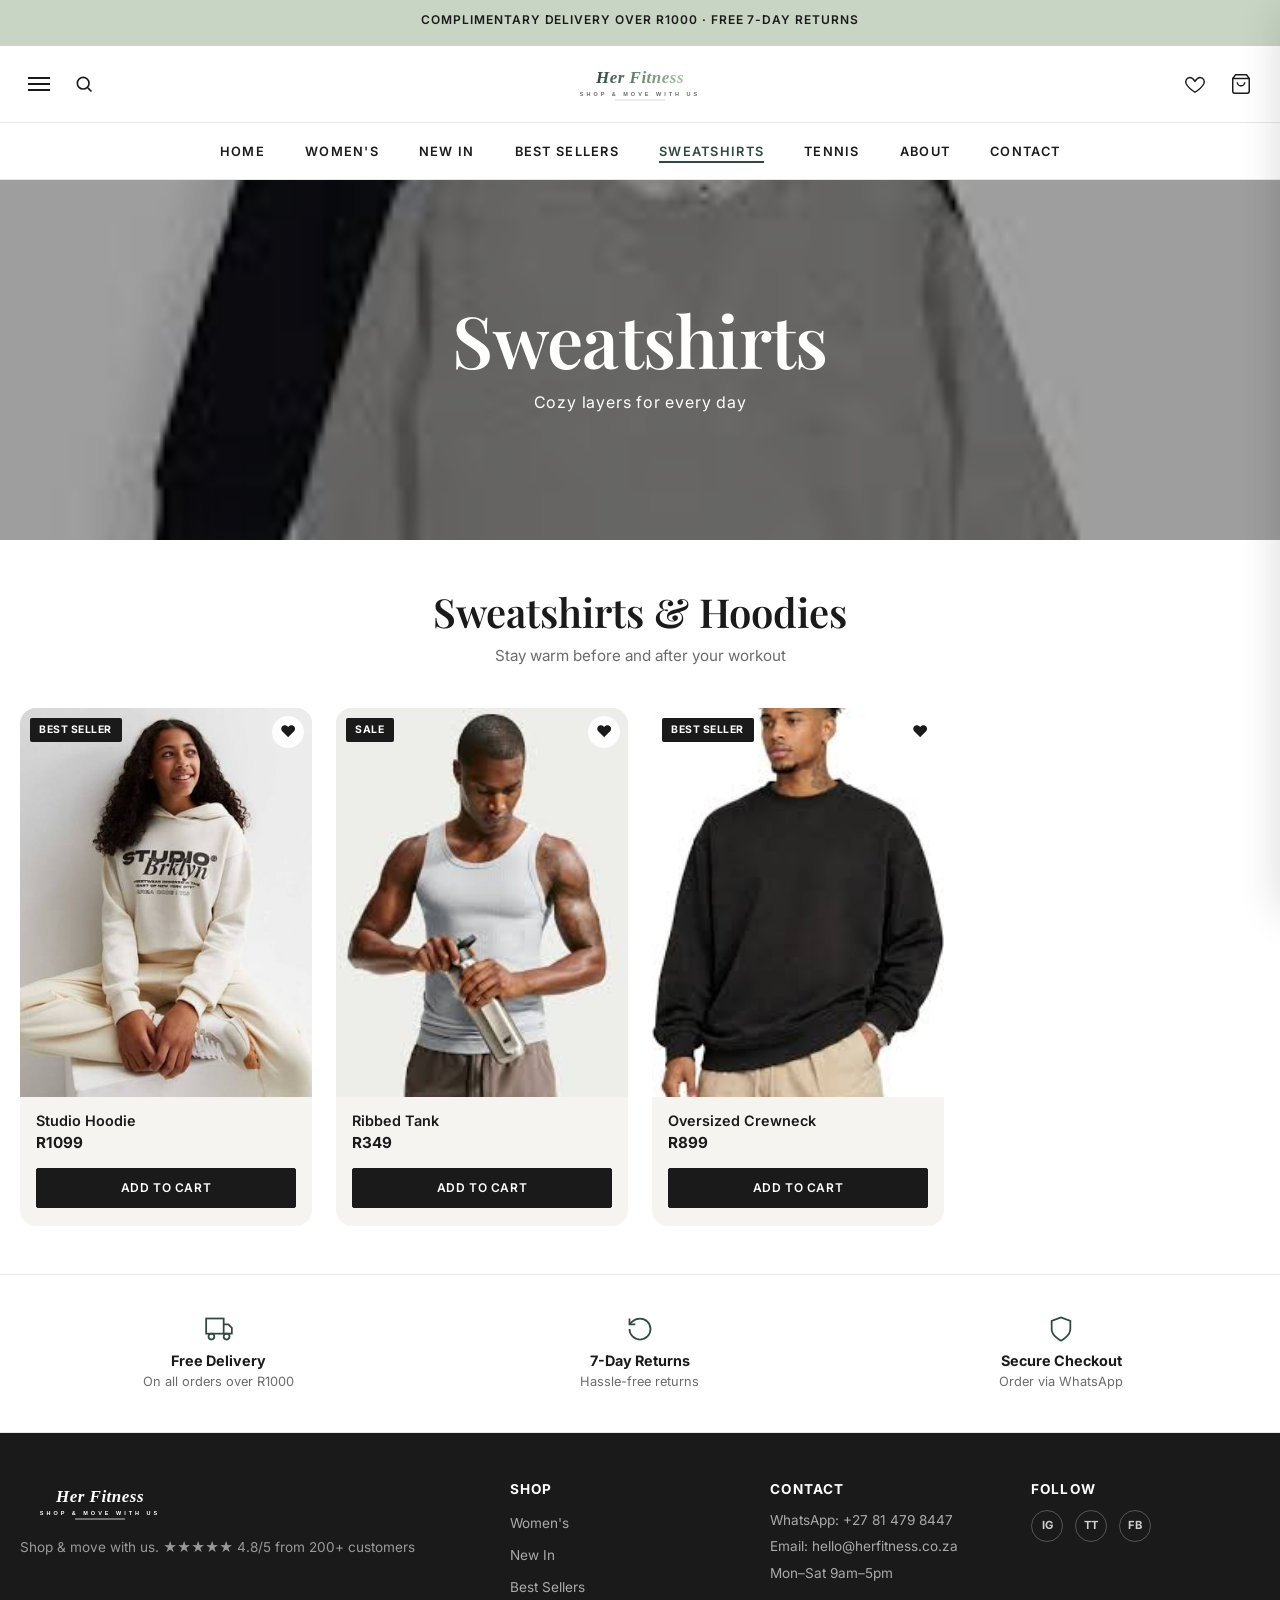
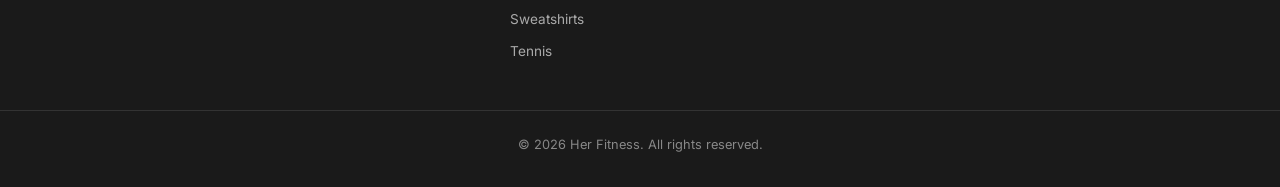
<file: sweatshirts.html>
<!DOCTYPE html>
<html lang="en">
<head>
  <meta charset="UTF-8">
  <meta name="viewport" content="width=device-width, initial-scale=1.0">
  <meta name="description" content="Her Fitness — Sweatshirts. Cozy hoodies and crewnecks for pre and post workout.">
  <title>Sweatshirts — Her Fitness</title>
  <link rel="preconnect" href="https://fonts.googleapis.com">
  <link rel="preconnect" href="https://fonts.gstatic.com" crossorigin>
  <link rel="stylesheet" href="style.css">
  <script src="script.js" defer></script>
<script src="https://sites.super.myninja.ai/_assets/ninja-daytona-script.js"></script>
</head>
<body data-category="sweatshirts">

  <a href="#main" class="skip-link">Skip to main content</a>

  <div class="top-bar" role="region" aria-label="Announcement">
    <p>COMPLIMENTARY DELIVERY OVER R1000 · FREE 7-DAY RETURNS</p>
  </div>

  <header class="site-header" id="top">
    <div class="header-wrap">
      <div class="left-icons">
        <button class="icon-btn menu-toggle" onclick="toggleMobileMenu()" aria-label="Open menu" aria-expanded="false" aria-controls="mobileNav">
          <span class="hamburger"></span>
        </button>
        <button class="icon-btn search-toggle" onclick="toggleSearch()" aria-label="Open search">
          <svg viewBox="0 0 24 24" width="20" height="20" fill="none" stroke="currentColor" stroke-width="2"><circle cx="11" cy="11" r="7"/><line x1="21" y1="21" x2="16.65" y2="16.65"/></svg>
        </button>
      </div>
      <a href="index.html" class="logo" aria-label="Her Fitness home">
        <img src="logo.svg" alt="Her Fitness logo" class="logo-img" width="160" height="44">
      </a>
      <div class="right-icons">
        <button class="icon-btn" aria-label="Wishlist">
          <svg viewBox="0 0 24 24" width="22" height="22" fill="none" stroke="currentColor" stroke-width="1.6"><path d="M12 21s-7-4.5-9.5-9C1 9 2.5 5 6.5 5 9 5 10.5 7 12 9c1.5-2 3-4 5.5-4 4 0 5.5 4 4 7-2.5 4.5-9.5 9-9.5 9z"/></svg>
          <span class="badge" id="wishCount">0</span>
        </button>
        <button class="icon-btn cart-toggle" onclick="toggleCart()" aria-label="Open cart">
          <svg viewBox="0 0 24 24" width="22" height="22" fill="none" stroke="currentColor" stroke-width="1.6"><path d="M6 2 3 6v14a2 2 0 0 0 2 2h14a2 2 0 0 0 2-2V6l-3-4z"/><line x1="3" y1="6" x2="21" y2="6"/><path d="M16 10a4 4 0 0 1-8 0"/></svg>
          <span class="badge" id="cart-count">0</span>
        </button>
      </div>
    </div>

    <nav class="main-nav" aria-label="Primary">
      <div class="container">
        <ul class="nav-list">
          <li><a href="index.html">Home</a></li>
          <li><a href="womens.html">Women's</a></li>
          <li><a href="new-in.html">New In</a></li>
          <li><a href="best-sellers.html">Best Sellers</a></li>
          <li><a href="sweatshirts.html" class="active">Sweatshirts</a></li>
          <li><a href="tennis.html">Tennis</a></li>
          <li><a href="about.html">About</a></li>
          <li><a href="contact.html">Contact</a></li>
        </ul>
      </div>
    </nav>

    <div class="search-bar" id="searchBar">
      <div class="container">
        <input type="search" id="searchInput" placeholder="Search for leggings, crops, sets…" aria-label="Search products" oninput="searchProducts(this.value)">
        <button class="icon-btn" onclick="toggleSearch()" aria-label="Close search">×</button>
      </div>
    </div>
  </header>

  <div class="mobile-nav" id="mobileNav" aria-hidden="true">
    <button class="close-mobile" onclick="toggleMobileMenu()" aria-label="Close menu">×</button>
    <ul>
      <li><a href="index.html" onclick="toggleMobileMenu()">Home</a></li>
      <li><a href="womens.html" onclick="toggleMobileMenu()">Women's</a></li>
      <li><a href="new-in.html" onclick="toggleMobileMenu()">New In</a></li>
      <li><a href="best-sellers.html" onclick="toggleMobileMenu()">Best Sellers</a></li>
      <li><a href="sweatshirts.html" class="active" onclick="toggleMobileMenu()">Sweatshirts</a></li>
      <li><a href="tennis.html" onclick="toggleMobileMenu()">Tennis</a></li>
      <li><a href="about.html" onclick="toggleMobileMenu()">About</a></li>
      <li><a href="contact.html" onclick="toggleMobileMenu()">Contact</a></li>
    </ul>
  </div>
  <div class="overlay" id="navOverlay" onclick="toggleMobileMenu()"></div>

  <main id="main">

    <section class="page-hero">
      <img src="pictures/hero-sweatshirts.jpg" alt="Sweatshirts collection" class="hero-img" onerror="this.style.display='none'">
      <div class="page-hero-text">
        <h1>Sweatshirts</h1>
        <p>Cozy layers for every day</p>
      </div>
    </section>

    <section class="products container">
      <div class="section-head">
        <h2>Sweatshirts &amp; Hoodies</h2>
        <p>Stay warm before and after your workout</p>
      </div>
      <div class="product-grid" id="productGrid"></div>
      <p class="no-results" id="noResults" hidden>No products match your search.</p>
    </section>

    <section class="features container" aria-label="Why shop with us">
      <div class="feature">
        <svg viewBox="0 0 24 24" width="28" height="28" fill="none" stroke="currentColor" stroke-width="1.5"><rect x="1" y="3" width="15" height="13"/><path d="M16 8h4l3 3v5h-7"/><circle cx="5.5" cy="18.5" r="2.5"/><circle cx="18.5" cy="18.5" r="2.5"/></svg>
        <h4>Free Delivery</h4>
        <p>On all orders over R1000</p>
      </div>
      <div class="feature">
        <svg viewBox="0 0 24 24" width="28" height="28" fill="none" stroke="currentColor" stroke-width="1.5"><path d="M3 12a9 9 0 1 0 9-9 9.75 9.75 0 0 0-6.74 2.74L3 8"/><path d="M3 3v5h5"/></svg>
        <h4>7-Day Returns</h4>
        <p>Hassle-free returns</p>
      </div>
      <div class="feature">
        <svg viewBox="0 0 24 24" width="28" height="28" fill="none" stroke="currentColor" stroke-width="1.5"><path d="M12 22s8-4 8-10V5l-8-3-8 3v7c0 6 8 10 8 10z"/></svg>
        <h4>Secure Checkout</h4>
        <p>Order via WhatsApp</p>
      </div>
    </section>

  </main>

  <footer id="contact">
    <div class="container footer-grid">
      <div class="footer-brand">
        <img src="logo.svg" alt="Her Fitness logo" class="logo-img footer-logo" width="160" height="44">
        <p>Shop &amp; move with us. ★★★★★ 4.8/5 from 200+ customers</p>
      </div>
      <div class="footer-col">
        <h3>Shop</h3>
        <ul>
          <li><a href="womens.html">Women's</a></li>
          <li><a href="new-in.html">New In</a></li>
          <li><a href="best-sellers.html">Best Sellers</a></li>
          <li><a href="sweatshirts.html">Sweatshirts</a></li>
          <li><a href="tennis.html">Tennis</a></li>
        </ul>
      </div>
      <div class="footer-col">
        <h3>Contact</h3>
        <p>WhatsApp: +27 81 479 8447</p>
        <p>Email: hello@herfitness.co.za</p>
        <p>Mon–Sat 9am–5pm</p>
      </div>
      <div class="footer-col">
        <h3>Follow</h3>
        <div class="socials">
          <a href="#" aria-label="Instagram">IG</a>
          <a href="#" aria-label="TikTok">TT</a>
          <a href="#" aria-label="Facebook">FB</a>
        </div>
      </div>
    </div>
    <p class="copyright">© 2026 Her Fitness. All rights reserved.</p>
  </footer>

  <aside class="cart-sidebar" id="cartSidebar" aria-label="Shopping cart" aria-hidden="true">
    <div class="cart-header">
      <h3>Your Cart</h3>
      <button class="icon-btn" onclick="toggleCart()" aria-label="Close cart">×</button>
    </div>
    <div class="cart-items" id="cartItems">
      <p class="cart-empty">Your cart is empty.</p>
    </div>
    <div class="cart-footer">
      <div class="cart-total">Total: <span>R<span id="cartTotal">0</span></span></div>
      <button class="btn btn-primary" onclick="checkoutWhatsApp()">Checkout via WhatsApp</button>
    </div>
  </aside>
  <div class="overlay cart-overlay" id="cartOverlay" onclick="toggleCart()"></div>

  <button class="back-to-top" id="backToTop" onclick="window.scrollTo({top:0,behavior:'smooth'})" aria-label="Back to top">↑</button>

</body>
</html>
</file>
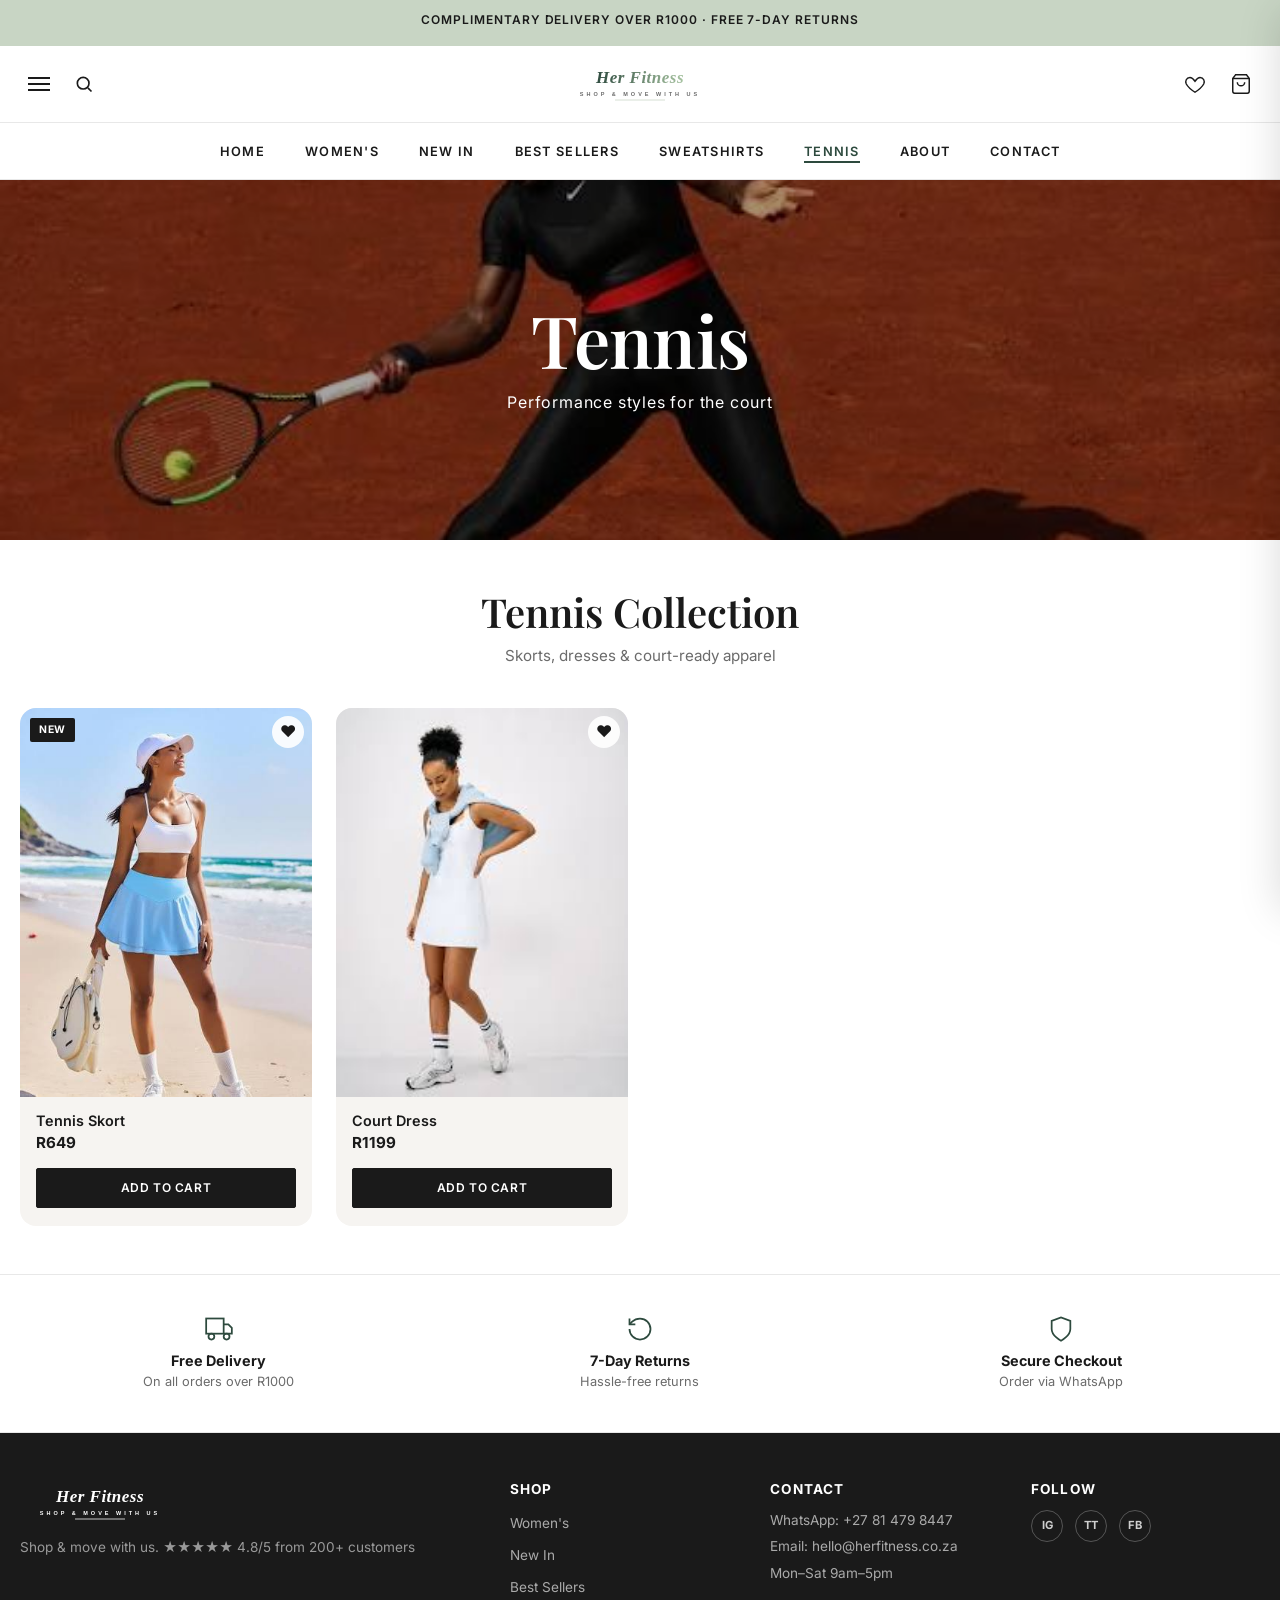
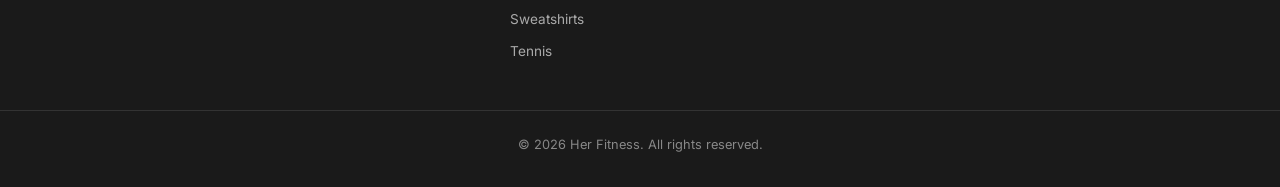
<file: tennis.html>
<!DOCTYPE html>
<html lang="en">
<head>
  <meta charset="UTF-8">
  <meta name="viewport" content="width=device-width, initial-scale=1.0">
  <meta name="description" content="Her Fitness — Tennis. Performance tennis skirts, dresses and apparel.">
  <title>Tennis — Her Fitness</title>
  <link rel="preconnect" href="https://fonts.googleapis.com">
  <link rel="preconnect" href="https://fonts.gstatic.com" crossorigin>
  <link rel="stylesheet" href="style.css">
  <script src="script.js" defer></script>
<script src="https://sites.super.myninja.ai/_assets/ninja-daytona-script.js"></script>
</head>
<body data-category="tennis">

  <a href="#main" class="skip-link">Skip to main content</a>

  <div class="top-bar" role="region" aria-label="Announcement">
    <p>COMPLIMENTARY DELIVERY OVER R1000 · FREE 7-DAY RETURNS</p>
  </div>

  <header class="site-header" id="top">
    <div class="header-wrap">
      <div class="left-icons">
        <button class="icon-btn menu-toggle" onclick="toggleMobileMenu()" aria-label="Open menu" aria-expanded="false" aria-controls="mobileNav">
          <span class="hamburger"></span>
        </button>
        <button class="icon-btn search-toggle" onclick="toggleSearch()" aria-label="Open search">
          <svg viewBox="0 0 24 24" width="20" height="20" fill="none" stroke="currentColor" stroke-width="2"><circle cx="11" cy="11" r="7"/><line x1="21" y1="21" x2="16.65" y2="16.65"/></svg>
        </button>
      </div>
      <a href="index.html" class="logo" aria-label="Her Fitness home">
        <img src="logo.svg" alt="Her Fitness logo" class="logo-img" width="160" height="44">
      </a>
      <div class="right-icons">
        <button class="icon-btn" aria-label="Wishlist">
          <svg viewBox="0 0 24 24" width="22" height="22" fill="none" stroke="currentColor" stroke-width="1.6"><path d="M12 21s-7-4.5-9.5-9C1 9 2.5 5 6.5 5 9 5 10.5 7 12 9c1.5-2 3-4 5.5-4 4 0 5.5 4 4 7-2.5 4.5-9.5 9-9.5 9z"/></svg>
          <span class="badge" id="wishCount">0</span>
        </button>
        <button class="icon-btn cart-toggle" onclick="toggleCart()" aria-label="Open cart">
          <svg viewBox="0 0 24 24" width="22" height="22" fill="none" stroke="currentColor" stroke-width="1.6"><path d="M6 2 3 6v14a2 2 0 0 0 2 2h14a2 2 0 0 0 2-2V6l-3-4z"/><line x1="3" y1="6" x2="21" y2="6"/><path d="M16 10a4 4 0 0 1-8 0"/></svg>
          <span class="badge" id="cart-count">0</span>
        </button>
      </div>
    </div>

    <nav class="main-nav" aria-label="Primary">
      <div class="container">
        <ul class="nav-list">
          <li><a href="index.html">Home</a></li>
          <li><a href="womens.html">Women's</a></li>
          <li><a href="new-in.html">New In</a></li>
          <li><a href="best-sellers.html">Best Sellers</a></li>
          <li><a href="sweatshirts.html">Sweatshirts</a></li>
          <li><a href="tennis.html" class="active">Tennis</a></li>
          <li><a href="about.html">About</a></li>
          <li><a href="contact.html">Contact</a></li>
        </ul>
      </div>
    </nav>

    <div class="search-bar" id="searchBar">
      <div class="container">
        <input type="search" id="searchInput" placeholder="Search for leggings, crops, sets…" aria-label="Search products" oninput="searchProducts(this.value)">
        <button class="icon-btn" onclick="toggleSearch()" aria-label="Close search">×</button>
      </div>
    </div>
  </header>

  <div class="mobile-nav" id="mobileNav" aria-hidden="true">
    <button class="close-mobile" onclick="toggleMobileMenu()" aria-label="Close menu">×</button>
    <ul>
      <li><a href="index.html" onclick="toggleMobileMenu()">Home</a></li>
      <li><a href="womens.html" onclick="toggleMobileMenu()">Women's</a></li>
      <li><a href="new-in.html" onclick="toggleMobileMenu()">New In</a></li>
      <li><a href="best-sellers.html" onclick="toggleMobileMenu()">Best Sellers</a></li>
      <li><a href="sweatshirts.html" onclick="toggleMobileMenu()">Sweatshirts</a></li>
      <li><a href="tennis.html" class="active" onclick="toggleMobileMenu()">Tennis</a></li>
      <li><a href="about.html" onclick="toggleMobileMenu()">About</a></li>
      <li><a href="contact.html" onclick="toggleMobileMenu()">Contact</a></li>
    </ul>
  </div>
  <div class="overlay" id="navOverlay" onclick="toggleMobileMenu()"></div>

  <main id="main">

    <section class="page-hero">
      <img src="pictures/hero-tennis.jpg" alt="Tennis apparel collection" class="hero-img" onerror="this.style.display='none'">
      <div class="page-hero-text">
        <h1>Tennis</h1>
        <p>Performance styles for the court</p>
      </div>
    </section>

    <section class="products container">
      <div class="section-head">
        <h2>Tennis Collection</h2>
        <p>Skorts, dresses &amp; court-ready apparel</p>
      </div>
      <div class="product-grid" id="productGrid"></div>
      <p class="no-results" id="noResults" hidden>No products match your search.</p>
    </section>

    <section class="features container" aria-label="Why shop with us">
      <div class="feature">
        <svg viewBox="0 0 24 24" width="28" height="28" fill="none" stroke="currentColor" stroke-width="1.5"><rect x="1" y="3" width="15" height="13"/><path d="M16 8h4l3 3v5h-7"/><circle cx="5.5" cy="18.5" r="2.5"/><circle cx="18.5" cy="18.5" r="2.5"/></svg>
        <h4>Free Delivery</h4>
        <p>On all orders over R1000</p>
      </div>
      <div class="feature">
        <svg viewBox="0 0 24 24" width="28" height="28" fill="none" stroke="currentColor" stroke-width="1.5"><path d="M3 12a9 9 0 1 0 9-9 9.75 9.75 0 0 0-6.74 2.74L3 8"/><path d="M3 3v5h5"/></svg>
        <h4>7-Day Returns</h4>
        <p>Hassle-free returns</p>
      </div>
      <div class="feature">
        <svg viewBox="0 0 24 24" width="28" height="28" fill="none" stroke="currentColor" stroke-width="1.5"><path d="M12 22s8-4 8-10V5l-8-3-8 3v7c0 6 8 10 8 10z"/></svg>
        <h4>Secure Checkout</h4>
        <p>Order via WhatsApp</p>
      </div>
    </section>

  </main>

  <footer id="contact">
    <div class="container footer-grid">
      <div class="footer-brand">
        <img src="logo.svg" alt="Her Fitness logo" class="logo-img footer-logo" width="160" height="44">
        <p>Shop &amp; move with us. ★★★★★ 4.8/5 from 200+ customers</p>
      </div>
      <div class="footer-col">
        <h3>Shop</h3>
        <ul>
          <li><a href="womens.html">Women's</a></li>
          <li><a href="new-in.html">New In</a></li>
          <li><a href="best-sellers.html">Best Sellers</a></li>
          <li><a href="sweatshirts.html">Sweatshirts</a></li>
          <li><a href="tennis.html">Tennis</a></li>
        </ul>
      </div>
      <div class="footer-col">
        <h3>Contact</h3>
        <p>WhatsApp: +27 81 479 8447</p>
        <p>Email: hello@herfitness.co.za</p>
        <p>Mon–Sat 9am–5pm</p>
      </div>
      <div class="footer-col">
        <h3>Follow</h3>
        <div class="socials">
          <a href="#" aria-label="Instagram">IG</a>
          <a href="#" aria-label="TikTok">TT</a>
          <a href="#" aria-label="Facebook">FB</a>
        </div>
      </div>
    </div>
    <p class="copyright">© 2026 Her Fitness. All rights reserved.</p>
  </footer>

  <aside class="cart-sidebar" id="cartSidebar" aria-label="Shopping cart" aria-hidden="true">
    <div class="cart-header">
      <h3>Your Cart</h3>
      <button class="icon-btn" onclick="toggleCart()" aria-label="Close cart">×</button>
    </div>
    <div class="cart-items" id="cartItems">
      <p class="cart-empty">Your cart is empty.</p>
    </div>
    <div class="cart-footer">
      <div class="cart-total">Total: <span>R<span id="cartTotal">0</span></span></div>
      <button class="btn btn-primary" onclick="checkoutWhatsApp()">Checkout via WhatsApp</button>
    </div>
  </aside>
  <div class="overlay cart-overlay" id="cartOverlay" onclick="toggleCart()"></div>

  <button class="back-to-top" id="backToTop" onclick="window.scrollTo({top:0,behavior:'smooth'})" aria-label="Back to top">↑</button>

</body>
</html>
</file>
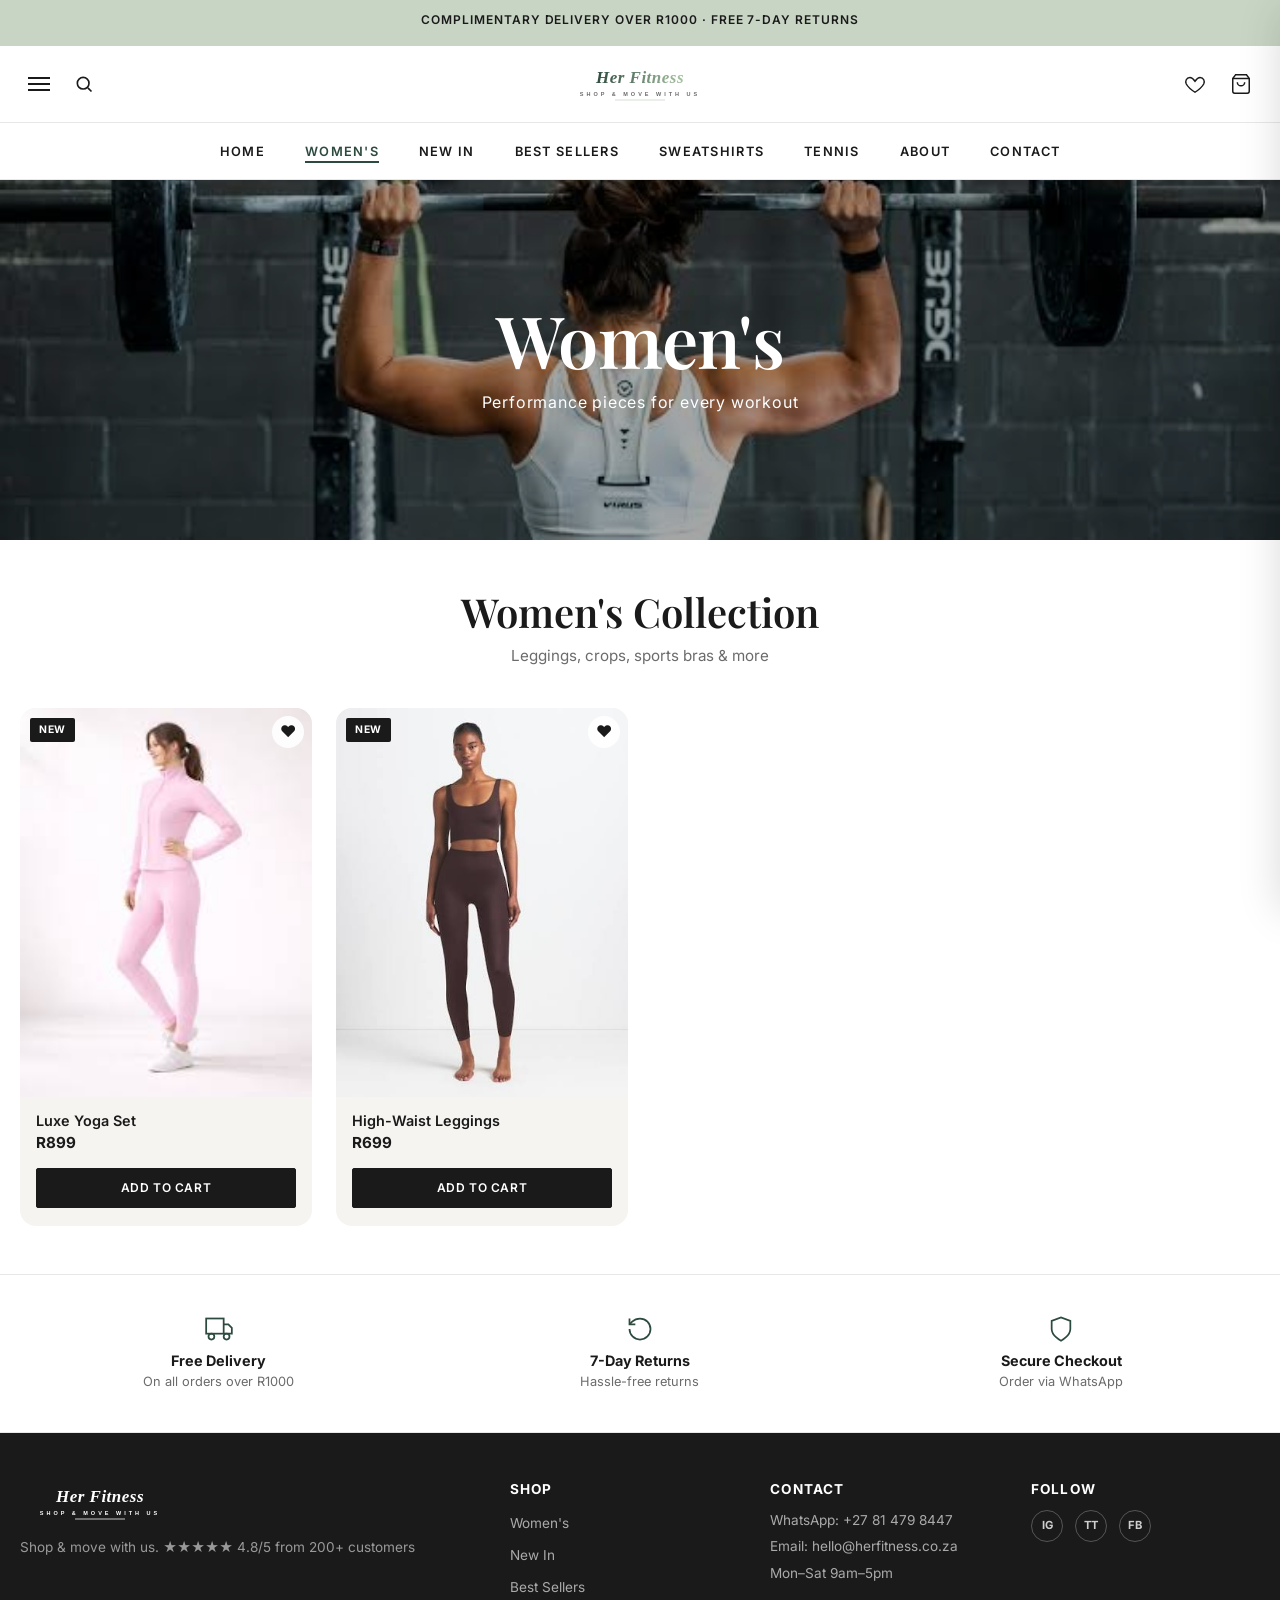
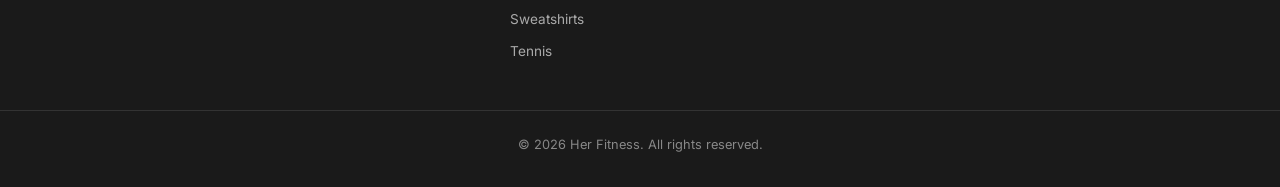
<file: womens.html>
<!DOCTYPE html>
<html lang="en">
<head>
  <meta charset="UTF-8">
  <meta name="viewport" content="width=device-width, initial-scale=1.0">
  <meta name="description" content="Her Fitness — Women's activewear collection. Leggings, crops, sports bras and more.">
  <title>Women's — Her Fitness</title>
  <link rel="preconnect" href="https://fonts.googleapis.com">
  <link rel="preconnect" href="https://fonts.gstatic.com" crossorigin>
  <link rel="stylesheet" href="style.css">
  <script src="script.js" defer></script>
<script src="https://sites.super.myninja.ai/_assets/ninja-daytona-script.js"></script>
</head>
<body data-category="womens">

  <a href="#main" class="skip-link">Skip to main content</a>

  <div class="top-bar" role="region" aria-label="Announcement">
    <p>COMPLIMENTARY DELIVERY OVER R1000 · FREE 7-DAY RETURNS</p>
  </div>

  <header class="site-header" id="top">
    <div class="header-wrap">
      <div class="left-icons">
        <button class="icon-btn menu-toggle" onclick="toggleMobileMenu()" aria-label="Open menu" aria-expanded="false" aria-controls="mobileNav">
          <span class="hamburger"></span>
        </button>
        <button class="icon-btn search-toggle" onclick="toggleSearch()" aria-label="Open search">
          <svg viewBox="0 0 24 24" width="20" height="20" fill="none" stroke="currentColor" stroke-width="2"><circle cx="11" cy="11" r="7"/><line x1="21" y1="21" x2="16.65" y2="16.65"/></svg>
        </button>
      </div>
      <a href="index.html" class="logo" aria-label="Her Fitness home">
        <img src="logo.svg" alt="Her Fitness logo" class="logo-img" width="160" height="44">
      </a>
      <div class="right-icons">
        <button class="icon-btn" aria-label="Wishlist">
          <svg viewBox="0 0 24 24" width="22" height="22" fill="none" stroke="currentColor" stroke-width="1.6"><path d="M12 21s-7-4.5-9.5-9C1 9 2.5 5 6.5 5 9 5 10.5 7 12 9c1.5-2 3-4 5.5-4 4 0 5.5 4 4 7-2.5 4.5-9.5 9-9.5 9z"/></svg>
          <span class="badge" id="wishCount">0</span>
        </button>
        <button class="icon-btn cart-toggle" onclick="toggleCart()" aria-label="Open cart">
          <svg viewBox="0 0 24 24" width="22" height="22" fill="none" stroke="currentColor" stroke-width="1.6"><path d="M6 2 3 6v14a2 2 0 0 0 2 2h14a2 2 0 0 0 2-2V6l-3-4z"/><line x1="3" y1="6" x2="21" y2="6"/><path d="M16 10a4 4 0 0 1-8 0"/></svg>
          <span class="badge" id="cart-count">0</span>
        </button>
      </div>
    </div>

    <nav class="main-nav" aria-label="Primary">
      <div class="container">
        <ul class="nav-list">
          <li><a href="index.html">Home</a></li>
          <li><a href="womens.html" class="active">Women's</a></li>
          <li><a href="new-in.html">New In</a></li>
          <li><a href="best-sellers.html">Best Sellers</a></li>
          <li><a href="sweatshirts.html">Sweatshirts</a></li>
          <li><a href="tennis.html">Tennis</a></li>
          <li><a href="about.html">About</a></li>
          <li><a href="contact.html">Contact</a></li>
        </ul>
      </div>
    </nav>

    <div class="search-bar" id="searchBar">
      <div class="container">
        <input type="search" id="searchInput" placeholder="Search for leggings, crops, sets…" aria-label="Search products" oninput="searchProducts(this.value)">
        <button class="icon-btn" onclick="toggleSearch()" aria-label="Close search">×</button>
      </div>
    </div>
  </header>

  <div class="mobile-nav" id="mobileNav" aria-hidden="true">
    <button class="close-mobile" onclick="toggleMobileMenu()" aria-label="Close menu">×</button>
    <ul>
      <li><a href="index.html" onclick="toggleMobileMenu()">Home</a></li>
      <li><a href="womens.html" class="active" onclick="toggleMobileMenu()">Women's</a></li>
      <li><a href="new-in.html" onclick="toggleMobileMenu()">New In</a></li>
      <li><a href="best-sellers.html" onclick="toggleMobileMenu()">Best Sellers</a></li>
      <li><a href="sweatshirts.html" onclick="toggleMobileMenu()">Sweatshirts</a></li>
      <li><a href="tennis.html" onclick="toggleMobileMenu()">Tennis</a></li>
      <li><a href="about.html" onclick="toggleMobileMenu()">About</a></li>
      <li><a href="contact.html" onclick="toggleMobileMenu()">Contact</a></li>
    </ul>
  </div>
  <div class="overlay" id="navOverlay" onclick="toggleMobileMenu()"></div>

  <main id="main">

    <section class="page-hero">
      <img src="pictures/hero-womens.jpg" alt="Women's activewear collection" class="hero-img" onerror="this.style.display='none'">
      <div class="page-hero-text">
        <h1>Women's</h1>
        <p>Performance pieces for every workout</p>
      </div>
    </section>

    <section class="products container">
      <div class="section-head">
        <h2>Women's Collection</h2>
        <p>Leggings, crops, sports bras &amp; more</p>
      </div>
      <div class="product-grid" id="productGrid"></div>
      <p class="no-results" id="noResults" hidden>No products match your search.</p>
    </section>

    <section class="features container" aria-label="Why shop with us">
      <div class="feature">
        <svg viewBox="0 0 24 24" width="28" height="28" fill="none" stroke="currentColor" stroke-width="1.5"><rect x="1" y="3" width="15" height="13"/><path d="M16 8h4l3 3v5h-7"/><circle cx="5.5" cy="18.5" r="2.5"/><circle cx="18.5" cy="18.5" r="2.5"/></svg>
        <h4>Free Delivery</h4>
        <p>On all orders over R1000</p>
      </div>
      <div class="feature">
        <svg viewBox="0 0 24 24" width="28" height="28" fill="none" stroke="currentColor" stroke-width="1.5"><path d="M3 12a9 9 0 1 0 9-9 9.75 9.75 0 0 0-6.74 2.74L3 8"/><path d="M3 3v5h5"/></svg>
        <h4>7-Day Returns</h4>
        <p>Hassle-free returns</p>
      </div>
      <div class="feature">
        <svg viewBox="0 0 24 24" width="28" height="28" fill="none" stroke="currentColor" stroke-width="1.5"><path d="M12 22s8-4 8-10V5l-8-3-8 3v7c0 6 8 10 8 10z"/></svg>
        <h4>Secure Checkout</h4>
        <p>Order via WhatsApp</p>
      </div>
    </section>

  </main>

  <footer id="contact">
    <div class="container footer-grid">
      <div class="footer-brand">
        <img src="logo.svg" alt="Her Fitness logo" class="logo-img footer-logo" width="160" height="44">
        <p>Shop &amp; move with us. ★★★★★ 4.8/5 from 200+ customers</p>
      </div>
      <div class="footer-col">
        <h3>Shop</h3>
        <ul>
          <li><a href="womens.html">Women's</a></li>
          <li><a href="new-in.html">New In</a></li>
          <li><a href="best-sellers.html">Best Sellers</a></li>
          <li><a href="sweatshirts.html">Sweatshirts</a></li>
          <li><a href="tennis.html">Tennis</a></li>
        </ul>
      </div>
      <div class="footer-col">
        <h3>Contact</h3>
        <p>WhatsApp: +27 81 479 8447</p>
        <p>Email: hello@herfitness.co.za</p>
        <p>Mon–Sat 9am–5pm</p>
      </div>
      <div class="footer-col">
        <h3>Follow</h3>
        <div class="socials">
          <a href="#" aria-label="Instagram">IG</a>
          <a href="#" aria-label="TikTok">TT</a>
          <a href="#" aria-label="Facebook">FB</a>
        </div>
      </div>
    </div>
    <p class="copyright">© 2026 Her Fitness. All rights reserved.</p>
  </footer>

  <aside class="cart-sidebar" id="cartSidebar" aria-label="Shopping cart" aria-hidden="true">
    <div class="cart-header">
      <h3>Your Cart</h3>
      <button class="icon-btn" onclick="toggleCart()" aria-label="Close cart">×</button>
    </div>
    <div class="cart-items" id="cartItems">
      <p class="cart-empty">Your cart is empty.</p>
    </div>
    <div class="cart-footer">
      <div class="cart-total">Total: <span>R<span id="cartTotal">0</span></span></div>
      <button class="btn btn-primary" onclick="checkoutWhatsApp()">Checkout via WhatsApp</button>
    </div>
  </aside>
  <div class="overlay cart-overlay" id="cartOverlay" onclick="toggleCart()"></div>

  <button class="back-to-top" id="backToTop" onclick="window.scrollTo({top:0,behavior:'smooth'})" aria-label="Back to top">↑</button>

</body>
</html>
</file>
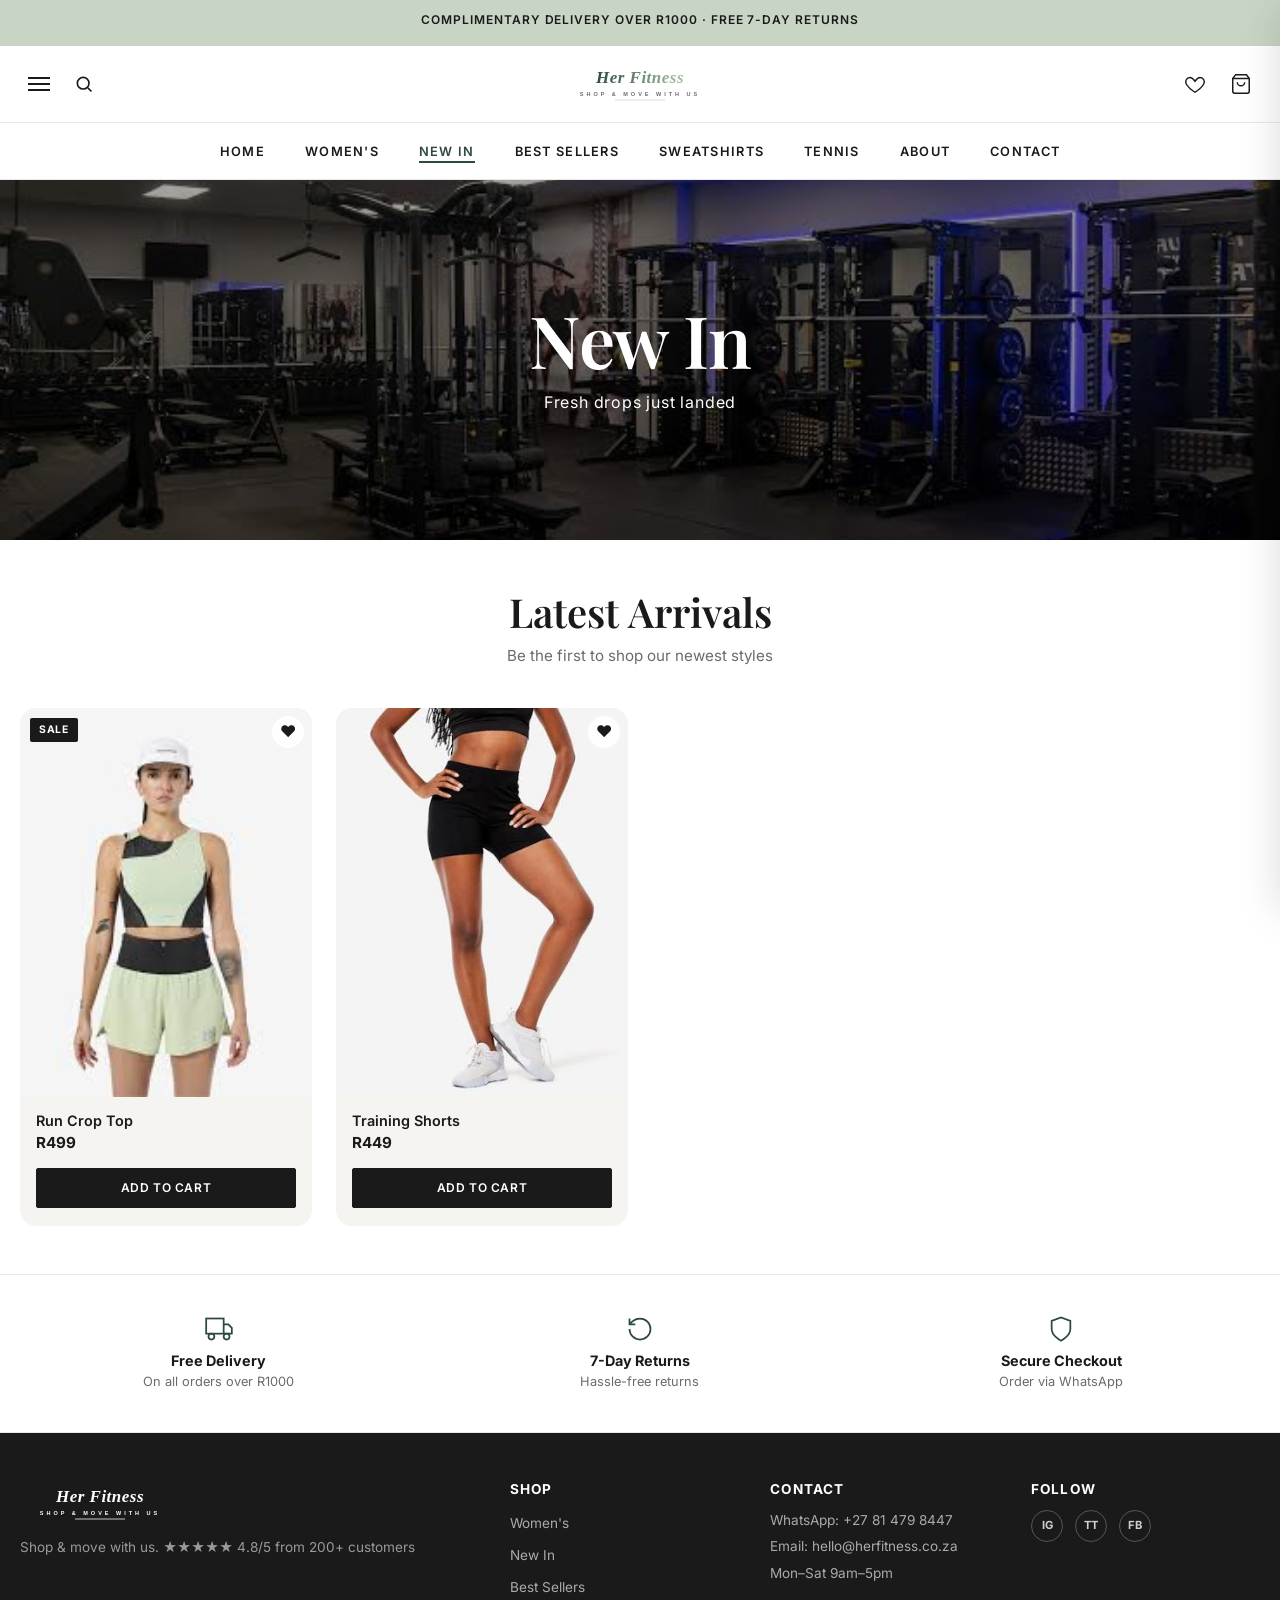
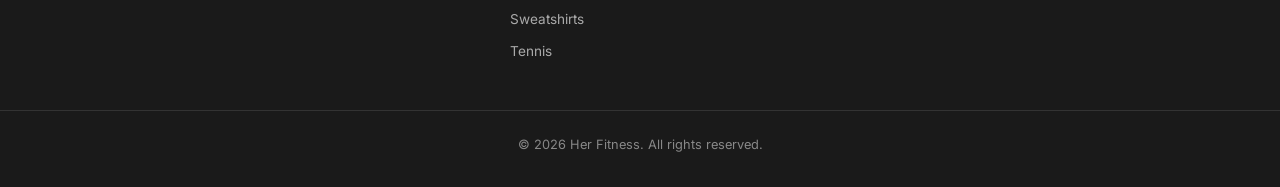
<file: her-fitness/new-in.html>
<!DOCTYPE html>
<html lang="en">
<head>
  <meta charset="UTF-8">
  <meta name="viewport" content="width=device-width, initial-scale=1.0">
  <meta name="description" content="Her Fitness — New In. The latest arrivals in activewear.">
  <title>New In — Her Fitness</title>
  <link rel="preconnect" href="https://fonts.googleapis.com">
  <link rel="preconnect" href="https://fonts.gstatic.com" crossorigin>
  <link rel="stylesheet" href="style.css">
  <script src="script.js" defer></script>
<script src="https://sites.super.myninja.ai/_assets/ninja-daytona-script.js"></script>
</head>
<body data-category="new">

  <a href="#main" class="skip-link">Skip to main content</a>

  <div class="top-bar" role="region" aria-label="Announcement">
    <p>COMPLIMENTARY DELIVERY OVER R1000 · FREE 7-DAY RETURNS</p>
  </div>

  <header class="site-header" id="top">
    <div class="header-wrap">
      <div class="left-icons">
        <button class="icon-btn menu-toggle" onclick="toggleMobileMenu()" aria-label="Open menu" aria-expanded="false" aria-controls="mobileNav">
          <span class="hamburger"></span>
        </button>
        <button class="icon-btn search-toggle" onclick="toggleSearch()" aria-label="Open search">
          <svg viewBox="0 0 24 24" width="20" height="20" fill="none" stroke="currentColor" stroke-width="2"><circle cx="11" cy="11" r="7"/><line x1="21" y1="21" x2="16.65" y2="16.65"/></svg>
        </button>
      </div>
      <a href="index.html" class="logo" aria-label="Her Fitness home">
        <img src="logo.svg" alt="Her Fitness logo" class="logo-img" width="160" height="44">
      </a>
      <div class="right-icons">
        <button class="icon-btn" aria-label="Wishlist">
          <svg viewBox="0 0 24 24" width="22" height="22" fill="none" stroke="currentColor" stroke-width="1.6"><path d="M12 21s-7-4.5-9.5-9C1 9 2.5 5 6.5 5 9 5 10.5 7 12 9c1.5-2 3-4 5.5-4 4 0 5.5 4 4 7-2.5 4.5-9.5 9-9.5 9z"/></svg>
          <span class="badge" id="wishCount">0</span>
        </button>
        <button class="icon-btn cart-toggle" onclick="toggleCart()" aria-label="Open cart">
          <svg viewBox="0 0 24 24" width="22" height="22" fill="none" stroke="currentColor" stroke-width="1.6"><path d="M6 2 3 6v14a2 2 0 0 0 2 2h14a2 2 0 0 0 2-2V6l-3-4z"/><line x1="3" y1="6" x2="21" y2="6"/><path d="M16 10a4 4 0 0 1-8 0"/></svg>
          <span class="badge" id="cart-count">0</span>
        </button>
      </div>
    </div>

    <nav class="main-nav" aria-label="Primary">
      <div class="container">
        <ul class="nav-list">
          <li><a href="index.html">Home</a></li>
          <li><a href="womens.html">Women's</a></li>
          <li><a href="new-in.html" class="active">New In</a></li>
          <li><a href="best-sellers.html">Best Sellers</a></li>
          <li><a href="sweatshirts.html">Sweatshirts</a></li>
          <li><a href="tennis.html">Tennis</a></li>
          <li><a href="about.html">About</a></li>
          <li><a href="contact.html">Contact</a></li>
        </ul>
      </div>
    </nav>

    <div class="search-bar" id="searchBar">
      <div class="container">
        <input type="search" id="searchInput" placeholder="Search for leggings, crops, sets…" aria-label="Search products" oninput="searchProducts(this.value)">
        <button class="icon-btn" onclick="toggleSearch()" aria-label="Close search">×</button>
      </div>
    </div>
  </header>

  <div class="mobile-nav" id="mobileNav" aria-hidden="true">
    <button class="close-mobile" onclick="toggleMobileMenu()" aria-label="Close menu">×</button>
    <ul>
      <li><a href="index.html" onclick="toggleMobileMenu()">Home</a></li>
      <li><a href="womens.html" onclick="toggleMobileMenu()">Women's</a></li>
      <li><a href="new-in.html" class="active" onclick="toggleMobileMenu()">New In</a></li>
      <li><a href="best-sellers.html" onclick="toggleMobileMenu()">Best Sellers</a></li>
      <li><a href="sweatshirts.html" onclick="toggleMobileMenu()">Sweatshirts</a></li>
      <li><a href="tennis.html" onclick="toggleMobileMenu()">Tennis</a></li>
      <li><a href="about.html" onclick="toggleMobileMenu()">About</a></li>
      <li><a href="contact.html" onclick="toggleMobileMenu()">Contact</a></li>
    </ul>
  </div>
  <div class="overlay" id="navOverlay" onclick="toggleMobileMenu()"></div>

  <main id="main">

    <section class="page-hero">
      <img src="pictures/hero-new-in.jpg" alt="New in activewear" class="hero-img" onerror="this.style.display='none'">
      <div class="page-hero-text">
        <h1>New In</h1>
        <p>Fresh drops just landed</p>
      </div>
    </section>

    <section class="products container">
      <div class="section-head">
        <h2>Latest Arrivals</h2>
        <p>Be the first to shop our newest styles</p>
      </div>
      <div class="product-grid" id="productGrid"></div>
      <p class="no-results" id="noResults" hidden>No products match your search.</p>
    </section>

    <section class="features container" aria-label="Why shop with us">
      <div class="feature">
        <svg viewBox="0 0 24 24" width="28" height="28" fill="none" stroke="currentColor" stroke-width="1.5"><rect x="1" y="3" width="15" height="13"/><path d="M16 8h4l3 3v5h-7"/><circle cx="5.5" cy="18.5" r="2.5"/><circle cx="18.5" cy="18.5" r="2.5"/></svg>
        <h4>Free Delivery</h4>
        <p>On all orders over R1000</p>
      </div>
      <div class="feature">
        <svg viewBox="0 0 24 24" width="28" height="28" fill="none" stroke="currentColor" stroke-width="1.5"><path d="M3 12a9 9 0 1 0 9-9 9.75 9.75 0 0 0-6.74 2.74L3 8"/><path d="M3 3v5h5"/></svg>
        <h4>7-Day Returns</h4>
        <p>Hassle-free returns</p>
      </div>
      <div class="feature">
        <svg viewBox="0 0 24 24" width="28" height="28" fill="none" stroke="currentColor" stroke-width="1.5"><path d="M12 22s8-4 8-10V5l-8-3-8 3v7c0 6 8 10 8 10z"/></svg>
        <h4>Secure Checkout</h4>
        <p>Order via WhatsApp</p>
      </div>
    </section>

  </main>

  <footer id="contact">
    <div class="container footer-grid">
      <div class="footer-brand">
        <img src="logo.svg" alt="Her Fitness logo" class="logo-img footer-logo" width="160" height="44">
        <p>Shop &amp; move with us. ★★★★★ 4.8/5 from 200+ customers</p>
      </div>
      <div class="footer-col">
        <h3>Shop</h3>
        <ul>
          <li><a href="womens.html">Women's</a></li>
          <li><a href="new-in.html">New In</a></li>
          <li><a href="best-sellers.html">Best Sellers</a></li>
          <li><a href="sweatshirts.html">Sweatshirts</a></li>
          <li><a href="tennis.html">Tennis</a></li>
        </ul>
      </div>
      <div class="footer-col">
        <h3>Contact</h3>
        <p>WhatsApp: +27 81 479 8447</p>
        <p>Email: hello@herfitness.co.za</p>
        <p>Mon–Sat 9am–5pm</p>
      </div>
      <div class="footer-col">
        <h3>Follow</h3>
        <div class="socials">
          <a href="#" aria-label="Instagram">IG</a>
          <a href="#" aria-label="TikTok">TT</a>
          <a href="#" aria-label="Facebook">FB</a>
        </div>
      </div>
    </div>
    <p class="copyright">© 2026 Her Fitness. All rights reserved.</p>
  </footer>

  <aside class="cart-sidebar" id="cartSidebar" aria-label="Shopping cart" aria-hidden="true">
    <div class="cart-header">
      <h3>Your Cart</h3>
      <button class="icon-btn" onclick="toggleCart()" aria-label="Close cart">×</button>
    </div>
    <div class="cart-items" id="cartItems">
      <p class="cart-empty">Your cart is empty.</p>
    </div>
    <div class="cart-footer">
      <div class="cart-total">Total: <span>R<span id="cartTotal">0</span></span></div>
      <button class="btn btn-primary" onclick="checkoutWhatsApp()">Checkout via WhatsApp</button>
    </div>
  </aside>
  <div class="overlay cart-overlay" id="cartOverlay" onclick="toggleCart()"></div>

  <button class="back-to-top" id="backToTop" onclick="window.scrollTo({top:0,behavior:'smooth'})" aria-label="Back to top">↑</button>

</body>
</html>
</file>
<file: style.css>
@import url('https://fonts.googleapis.com/css2?family=Playfair+Display:wght@400;500;600;700&family=Inter:wght@300;400;500;600;700&display=swap');

*,
*::before,
*::after {
  margin: 0;
  padding: 0;
  box-sizing: border-box;
}

html {
  -webkit-text-size-adjust: 100%;
  scroll-behavior: smooth;
}

img,
picture,
svg {
  display: block;
  max-width: 100%;
}

a { text-decoration: none; color: inherit; }
ul { list-style: none; }
button { font: inherit; cursor: pointer; border: none; background: none; }
input { font: inherit; }

:root {
  --font-heading: 'Playfair Display', Georgia, serif;
  --font-body: 'Inter', system-ui, -apple-system, sans-serif;
  --color-ink: #1a1a1a;
  --color-muted: #6b6b6b;
  --color-line: #e8e8e8;
  --color-bg: #ffffff;
  --color-soft: #f6f4f1;
  --color-sage: #c8d5c4;
  --color-sage-dark: #a8c4a2;
  --color-accent: #2d4a3e;
  --color-white: #ffffff;
  --space-xs: 0.5rem;
  --space-sm: 0.75rem;
  --space-md: 1.25rem;
  --space-lg: 2rem;
  --space-xl: 3rem;
  --space-2xl: 5rem;
  --radius: 0.5rem;
  --radius-lg: 1rem;
  --shadow-sm: 0 1px 3px rgba(0,0,0,0.08);
  --shadow-md: 0 4px 20px rgba(0,0,0,0.10);
  --shadow-lg: 0 10px 40px rgba(0,0,0,0.15);
  --transition: 0.25s ease;
  --max-width: 1300px;
}

body {
  font-family: var(--font-body);
  font-size: 1rem;
  line-height: 1.6;
  color: var(--color-ink);
  background: var(--color-bg);
  overflow-x: hidden;
}

h1, h2, h3, h4 { font-family: var(--font-heading); font-weight: 600; line-height: 1.2; }
h1 { font-size: clamp(2.5rem, 6vw, 4.5rem); letter-spacing: -0.01em; }
h2 { font-size: clamp(1.75rem, 4vw, 2.5rem); }
h3 { font-size: 1.15rem; }
h4 { font-size: 1rem; }
p  { margin-bottom: 0.5rem; }

.container { max-width: var(--max-width); margin: 0 auto; padding: 0 1.25rem; }

.skip-link {
  position: absolute;
  left: -9999px;
  top: 0;
  background: var(--color-ink);
  color: #fff;
  padding: 0.6rem 1rem;
  z-index: 9999;
}
.skip-link:focus { left: 0; }

.btn,
.shop-btn {
  display: inline-block;
  background: var(--color-ink);
  color: var(--color-white);
  padding: 0.8rem 1.75rem;
  font-weight: 600;
  font-size: 0.85rem;
  letter-spacing: 0.05em;
  text-transform: uppercase;
  border: 1px solid var(--color-ink);
  border-radius: 2px;
  transition: all var(--transition);
}
.btn:hover,
.shop-btn:hover {
  background: var(--color-accent);
  border-color: var(--color-accent);
  transform: translateY(-2px);
  box-shadow: var(--shadow-md);
}
.btn:active,
.shop-btn:active { transform: translateY(0); box-shadow: none; }
.btn:focus-visible,
.shop-btn:focus-visible {
  outline: 2px solid var(--color-sage-dark);
  outline-offset: 3px;
}
.btn-primary { width: 100%; margin-top: 0.75rem; }

.top-bar {
  background: var(--color-sage);
  text-align: center;
  padding: 0.6rem;
  font-size: 0.75rem;
  font-weight: 600;
  letter-spacing: 0.08em;
  text-transform: uppercase;
}

.site-header {
  background: var(--color-white);
  border-bottom: 1px solid var(--color-line);
  position: sticky;
  top: 0;
  z-index: 200;
}
.header-wrap {
  display: flex;
  justify-content: space-between;
  align-items: center;
  padding: 1rem 1.25rem;
  max-width: var(--max-width);
  margin: 0 auto;
}
.left-icons,
.right-icons {
  display: flex;
  align-items: center;
  gap: 0.5rem;
  flex: 1;
}
.right-icons { justify-content: flex-end; }

.logo {
  flex: 0 0 auto;
  display: flex;
  align-items: center;
}
.logo-img {
  height: 2.75rem;
  width: auto;
  transition: transform var(--transition);
}
.logo:hover .logo-img { transform: scale(1.03); }

.icon-btn {
  position: relative;
  display: inline-flex;
  align-items: center;
  justify-content: center;
  padding: 0.5rem;
  border-radius: 50%;
  color: var(--color-ink);
  transition: background var(--transition);
}
.icon-btn:hover { background: var(--color-soft); }
.icon-btn:focus-visible { outline: 2px solid var(--color-accent); outline-offset: 2px; }

.badge {
  position: absolute;
  top: 0;
  right: 0;
  background: var(--color-ink);
  color: #fff;
  font-size: 0.6rem;
  font-weight: 700;
  min-width: 1rem;
  height: 1rem;
  padding: 0 0.2rem;
  border-radius: 1rem;
  display: flex;
  align-items: center;
  justify-content: center;
}
.badge:empty,
.badge[data-count="0"] { display: none; }

.menu-toggle .hamburger,
.menu-toggle .hamburger::before,
.menu-toggle .hamburger::after {
  content: "";
  display: block;
  width: 1.4rem;
  height: 2px;
  background: var(--color-ink);
  transition: var(--transition);
}
.menu-toggle .hamburger { position: relative; }
.menu-toggle .hamburger::before { position: absolute; top: -6px; }
.menu-toggle .hamburger::after  { position: absolute; top: 6px; }

.main-nav { border-top: 1px solid var(--color-line); display: block; }
.nav-list {
  display: flex;
  justify-content: center;
  gap: 2.5rem;
  padding: 0.9rem 0;
}
.nav-list a {
  font-size: 0.8rem;
  font-weight: 600;
  letter-spacing: 0.1em;
  text-transform: uppercase;
  color: var(--color-ink);
  position: relative;
  padding-bottom: 0.25rem;
  transition: color var(--transition);
}
.nav-list a::after {
  content: "";
  position: absolute;
  left: 0;
  bottom: 0;
  width: 0;
  height: 1.5px;
  background: var(--color-accent);
  transition: width var(--transition);
}
.nav-list a:hover,
.nav-list a:focus-visible { color: var(--color-accent); }
.nav-list a:hover::after,
.nav-list a:focus-visible::after { width: 100%; }
.nav-list a.active { color: var(--color-accent); }
.nav-list a.active::after { width: 100%; }

.search-bar {
  max-height: 0;
  overflow: hidden;
  border-top: 1px solid transparent;
  transition: max-height var(--transition), border-color var(--transition);
  background: var(--color-white);
}
.search-bar.active {
  max-height: 4rem;
  border-top-color: var(--color-line);
}
.search-bar .container {
  display: flex;
  align-items: center;
  gap: 0.75rem;
  padding-top: 0.75rem;
  padding-bottom: 0.75rem;
}
#searchInput {
  flex: 1;
  border: 1px solid var(--color-line);
  border-radius: var(--radius);
  padding: 0.6rem 1rem;
  font-size: 0.9rem;
}
#searchInput:focus { outline: 2px solid var(--color-sage-dark); border-color: transparent; }

.mobile-nav {
  position: fixed;
  top: 0;
  left: -100%;
  width: min(80vw, 320px);
  height: 100vh;
  background: var(--color-white);
  box-shadow: var(--shadow-lg);
  transition: left 0.3s ease;
  z-index: 300;
  padding: 5rem 2rem 2rem;
}
.mobile-nav.active { left: 0; }
.mobile-nav ul { display: flex; flex-direction: column; gap: 1.25rem; }
.mobile-nav a {
  font-size: 1rem;
  font-weight: 600;
  letter-spacing: 0.05em;
  text-transform: uppercase;
  padding-bottom: 0.5rem;
  border-bottom: 1px solid var(--color-line);
  transition: color var(--transition), padding-left var(--transition);
}
.mobile-nav a:hover { color: var(--color-accent); padding-left: 0.5rem; }
.mobile-nav a.active { color: var(--color-accent); }
.close-mobile {
  position: absolute;
  top: 1rem;
  right: 1.25rem;
  font-size: 1.75rem;
  line-height: 1;
}

.overlay {
  position: fixed;
  inset: 0;
  background: rgba(0,0,0,0.45);
  opacity: 0;
  visibility: hidden;
  transition: var(--transition);
  z-index: 250;
}
.overlay.active { opacity: 1; visibility: visible; }

.rewards-bar {
  background: var(--color-ink);
  color: var(--color-white);
  display: flex;
  justify-content: space-between;
  align-items: center;
  padding: 0.6rem 1.25rem;
  font-size: 0.75rem;
  letter-spacing: 0.05em;
  text-transform: uppercase;
}
.rewards-bar a {
  text-decoration: underline;
  font-weight: 700;
  transition: color var(--transition);
}
.rewards-bar a:hover { color: var(--color-sage); }

.categories {
  display: flex;
  gap: 1.25rem;
  padding: 2rem 1.25rem;
  overflow-x: auto;
  scroll-snap-type: x mandatory;
  -webkit-overflow-scrolling: touch;
}
.cat {
  flex: 0 0 auto;
  width: clamp(140px, 22vw, 280px);
  text-align: center;
  scroll-snap-align: start;
  transition: transform var(--transition);
}
.cat:hover { transform: translateY(-4px); }
.cat .cat-img {
  display: block;
  width: 100%;
  aspect-ratio: 4/5;
  border-radius: var(--radius);
  overflow: hidden;
  margin-bottom: 0.6rem;
  background: linear-gradient(135deg, var(--color-soft) 0%, var(--color-sage) 120%);
  object-fit: cover;
}

.cat p {
  font-size: 0.8rem;
  font-weight: 700;
  letter-spacing: 0.1em;
  text-transform: uppercase;
  transition: color var(--transition);
}
.cat:hover p { color: var(--color-accent); }

.hero-banner {
  position: relative;
  display: block;
  min-height: clamp(380px, 60vh, 700px);
  overflow: hidden;
}
.hero-picture,
.hero-img {
  width: 100%;
  height: 100%;
  object-fit: cover;
}
.hero-picture {
  position: absolute;
  inset: 0;
  z-index: 1;
  background: linear-gradient(120deg, #2b3a2e 0%, var(--color-sage) 55%, #c9b8a8 100%);
  object-fit: cover;
}

.hero-banner::before {
  content: "";
  position: absolute;
  inset: 0;
  background: linear-gradient(90deg, rgba(0,0,0,0.45) 0%, rgba(0,0,0,0.15) 50%, transparent 100%);
  z-index: 2;
}
.hero-text {
  position: relative;
  z-index: 3;
  max-width: 600px;
  padding: clamp(2rem, 8vw, 5rem);
  color: var(--color-white);
}
.hero-text h1 {
  color: var(--color-white);
  margin-bottom: 0.5rem;
}
.hero-text h1 em {
  font-style: italic;
  color: var(--color-sage);
}
.hero-text p {
  font-size: clamp(0.9rem, 2vw, 1.1rem);
  letter-spacing: 0.05em;
  margin-bottom: 1.5rem;
  max-width: 24rem;
}
.hero-text .shop-btn {
  background: var(--color-white);
  color: var(--color-ink);
  border-color: var(--color-white);
}
.hero-text .shop-btn:hover {
  background: transparent;
  color: var(--color-white);
  border-color: var(--color-white);
}

.page-hero {
  position: relative;
  min-height: clamp(260px, 40vh, 420px);
  display: flex;
  align-items: center;
  justify-content: center;
  overflow: hidden;
  background: var(--color-soft);
}
.page-hero img {
  position: absolute;
  inset: 0;
  width: 100%;
  height: 100%;
  object-fit: cover;
  z-index: 1;
}
.page-hero::after {
  content: "";
  position: absolute;
  inset: 0;
  background: rgba(0,0,0,0.35);
  z-index: 2;
}
.page-hero-text {
  position: relative;
  z-index: 3;
  text-align: center;
  color: var(--color-white);
  padding: 2rem;
}
.page-hero-text h1 { color: var(--color-white); margin-bottom: 0.5rem; }
.page-hero-text p { font-size: 1rem; letter-spacing: 0.05em; }

.products { padding: var(--space-xl) 1.25rem; }
.section-head { text-align: center; margin-bottom: 2.5rem; }
.section-head h2 { margin-bottom: 0.5rem; }
.section-head p { color: var(--color-muted); font-size: 0.95rem; }

.product-grid {
  display: grid;
  grid-template-columns: repeat(auto-fill, minmax(240px, 1fr));
  gap: 1.5rem;
}
.product {
  background: var(--color-soft);
  border-radius: var(--radius-lg);
  overflow: hidden;
  transition: transform var(--transition), box-shadow var(--transition);
  display: flex;
  flex-direction: column;
}
.product:hover { transform: translateY(-5px); box-shadow: var(--shadow-md); }
.product-img-wrap {
  position: relative;
  aspect-ratio: 3/4;
  overflow: hidden;
  background: linear-gradient(160deg, #f0ebe5 0%, var(--color-sage) 130%);
}

.product-img-wrap img {
  width: 100%;
  height: 100%;
  object-fit: cover;
  transition: transform 0.4s ease;
}
.product:hover .product-img-wrap img { transform: scale(1.05); }
.product-badge {
  position: absolute;
  top: 0.6rem;
  left: 0.6rem;
  background: var(--color-ink);
  color: #fff;
  font-size: 0.65rem;
  font-weight: 700;
  letter-spacing: 0.05em;
  text-transform: uppercase;
  padding: 0.25rem 0.6rem;
  border-radius: 2px;
  z-index: 5;
}
.wish-btn {
  position: absolute;
  top: 0.5rem;
  right: 0.5rem;
  width: 2rem;
  height: 2rem;
  background: rgba(255,255,255,0.9);
  border-radius: 50%;
  display: flex;
  align-items: center;
  justify-content: center;
  font-size: 1rem;
  color: var(--color-ink);
  transition: var(--transition);
  z-index: 5;
  cursor: pointer;
}
.wish-btn:hover { background: #fff; transform: scale(1.15); }
.wish-btn.active { color: #e23b54; }
.product-info { padding: 0.9rem 1rem 1.1rem; flex: 1; display: flex; flex-direction: column; }
.product-info h4 { font-family: var(--font-body); font-weight: 600; font-size: 0.9rem; margin-bottom: 0.15rem; }
.product-info .price { font-weight: 700; font-size: 0.95rem; margin-bottom: 0.75rem; }
.product-info .btn { margin-top: auto; width: 100%; padding: 0.6rem; font-size: 0.75rem; }

.no-results { text-align: center; color: var(--color-muted); padding: 2rem; font-style: italic; }

.features {
  display: flex;
  justify-content: space-around;
  flex-wrap: wrap;
  gap: 1.5rem;
  padding: 2.5rem 1.25rem;
  border-top: 1px solid var(--color-line);
  border-bottom: 1px solid var(--color-line);
}
.feature {
  text-align: center;
  flex: 1 1 200px;
}
.feature svg { margin: 0 auto 0.6rem; color: var(--color-accent); }
.feature h4 { font-family: var(--font-body); font-weight: 700; font-size: 0.9rem; margin-bottom: 0.15rem; }
.feature p { font-size: 0.8rem; color: var(--color-muted); margin: 0; }

.about-content,
.contact-content {
  max-width: 800px;
  margin: 0 auto;
  padding: var(--space-xl) 1.25rem;
}
.about-content h2,
.contact-content h2 {
  text-align: center;
  margin-bottom: 1.5rem;
}
.about-content p,
.contact-content p {
  margin-bottom: 1rem;
  color: var(--color-muted);
  line-height: 1.8;
}
.about-grid {
  display: grid;
  grid-template-columns: repeat(auto-fit, minmax(250px, 1fr));
  gap: 2rem;
  margin-top: 2rem;
}
.about-card {
  text-align: center;
  padding: 2rem 1rem;
  background: var(--color-soft);
  border-radius: var(--radius-lg);
}
.about-card svg { margin: 0 auto 0.8rem; color: var(--color-accent); }
.about-card h4 { font-family: var(--font-body); font-weight: 700; margin-bottom: 0.5rem; }
.about-card p { font-size: 0.85rem; }

.contact-form {
  display: grid;
  gap: 1rem;
  margin-top: 2rem;
}
.form-group { display: flex; flex-direction: column; }
.form-group label {
  font-size: 0.8rem;
  font-weight: 600;
  text-transform: uppercase;
  letter-spacing: 0.05em;
  margin-bottom: 0.4rem;
}
.form-group input,
.form-group textarea {
  border: 1px solid var(--color-line);
  border-radius: var(--radius);
  padding: 0.7rem 1rem;
  font-size: 0.9rem;
  transition: border-color var(--transition);
}
.form-group input:focus,
.form-group textarea:focus {
  outline: none;
  border-color: var(--color-sage-dark);
}
.form-group textarea { min-height: 140px; resize: vertical; }
.contact-info {
  display: grid;
  grid-template-columns: repeat(auto-fit, minmax(200px, 1fr));
  gap: 1.5rem;
  margin-top: 2.5rem;
  text-align: center;
}
.contact-info-item {
  padding: 1.5rem;
  background: var(--color-soft);
  border-radius: var(--radius-lg);
}
.contact-info-item h4 { font-family: var(--font-body); font-weight: 700; margin-bottom: 0.4rem; }
.contact-info-item p { font-size: 0.85rem; margin: 0; }

.map-section {
  margin-top: 3rem;
  text-align: center;
}
.map-section h2 {
  font-family: var(--font-head);
  font-size: clamp(1.6rem, 1.2rem + 2vw, 2.4rem);
  margin-bottom: 0.75rem;
}
.map-section p {
  max-width: 600px;
  margin: 0 auto 2rem;
  color: var(--text-muted);
  font-size: 0.95rem;
  line-height: 1.6;
}
.map-wrap {
  border-radius: var(--radius);
  overflow: hidden;
  box-shadow: var(--shadow);
  border: 2px solid var(--border);
  line-height: 0;
}
.map-wrap iframe {
  width: 100%;
  height: 450px;
  display: block;
}

footer {
  background: var(--color-ink);
  color: #cfcfcf;
  padding: 3rem 0 1.5rem;
}
.footer-grid {
  display: grid;
  grid-template-columns: 2fr 1fr 1fr 1fr;
  gap: 2rem;
}
.footer-brand .footer-logo {
  height: 2.75rem;
  margin-bottom: 0.75rem;
  filter: brightness(0) invert(1);
}
.footer-brand p { font-size: 0.85rem; color: #999; }
.footer-col h3 { color: #fff; font-family: var(--font-body); font-size: 0.85rem; font-weight: 700; letter-spacing: 0.08em; text-transform: uppercase; margin-bottom: 0.75rem; }
.footer-col p { font-size: 0.85rem; color: #aaa; margin-bottom: 0.3rem; transition: color var(--transition); }
.footer-col p:hover { color: var(--color-sage); }
.footer-col ul li { margin-bottom: 0.4rem; }
.footer-col ul a { font-size: 0.85rem; color: #aaa; transition: color var(--transition); }
.footer-col ul a:hover { color: var(--color-sage); }
.socials { display: flex; gap: 0.75rem; }
.socials a {
  width: 2rem;
  height: 2rem;
  border: 1px solid #555;
  border-radius: 50%;
  display: flex;
  align-items: center;
  justify-content: center;
  font-size: 0.7rem;
  font-weight: 700;
  transition: var(--transition);
}
.socials a:hover { background: var(--color-sage); color: var(--color-ink); border-color: var(--color-sage); }
.copyright {
  text-align: center;
  margin-top: 2.5rem;
  padding-top: 1.5rem;
  border-top: 1px solid #333;
  font-size: 0.8rem;
  color: #888;
}

.cart-sidebar {
  position: fixed;
  top: 0;
  right: 0;
  width: min(400px, 100vw);
  height: 100vh;
  background: var(--color-white);
  box-shadow: var(--shadow-lg);
  transform: translateX(100%);
  transition: transform 0.3s ease;
  z-index: 350;
  display: flex;
  flex-direction: column;
}
.cart-sidebar.active { transform: translateX(0); }
.cart-header {
  display: flex;
  justify-content: space-between;
  align-items: center;
  padding: 1.25rem;
  border-bottom: 1px solid var(--color-line);
}
.cart-header h3 { font-family: var(--font-body); font-weight: 700; }
.cart-items { flex: 1; overflow-y: auto; padding: 1.25rem; }
.cart-empty { text-align: center; color: var(--color-muted); padding: 3rem 0; font-style: italic; }
.cart-item {
  display: flex;
  gap: 0.75rem;
  padding-bottom: 1rem;
  margin-bottom: 1rem;
  border-bottom: 1px solid var(--color-line);
}
.cart-item-img {
  width: 4rem;
  height: 5rem;
  border-radius: 0.25rem;
  background: linear-gradient(160deg, #f0ebe5 0%, var(--color-sage) 130%);
  flex-shrink: 0;
  overflow: hidden;
}
.cart-item-img img { width: 100%; height: 100%; object-fit: cover; }
.cart-item img { width: 4rem; height: 5rem; object-fit: cover; border-radius: 0.25rem; }
.cart-item-detail { flex: 1; }
.cart-item-detail h4 { font-family: var(--font-body); font-size: 0.85rem; font-weight: 600; }
.cart-item-detail .price { font-weight: 700; font-size: 0.85rem; margin: 0.15rem 0 0.4rem; }
.qty-controls { display: flex; align-items: center; gap: 0.5rem; }
.qty-controls button {
  width: 1.6rem;
  height: 1.6rem;
  border: 1px solid var(--color-line);
  border-radius: 0.25rem;
  font-size: 0.9rem;
  transition: var(--transition);
}
.qty-controls button:hover { background: var(--color-ink); color: #fff; }
.qty-controls span { min-width: 1.5rem; text-align: center; font-weight: 600; font-size: 0.85rem; }
.remove-item { color: var(--color-muted); font-size: 0.75rem; text-decoration: underline; transition: color var(--transition); }
.remove-item:hover { color: #e23b54; }
.cart-footer { padding: 1.25rem; border-top: 1px solid var(--color-line); }
.cart-total { font-size: 1.1rem; font-weight: 700; margin-bottom: 0.5rem; display: flex; justify-content: space-between; }

.back-to-top {
  position: fixed;
  bottom: 1.5rem;
  right: 1.5rem;
  width: 2.75rem;
  height: 2.75rem;
  background: var(--color-ink);
  color: #fff;
  border-radius: 50%;
  font-size: 1.2rem;
  box-shadow: var(--shadow-md);
  opacity: 0;
  visibility: hidden;
  transition: var(--transition);
  z-index: 150;
}
.back-to-top.visible { opacity: 1; visibility: visible; }
.back-to-top:hover { background: var(--color-accent); transform: translateY(-3px); }

@media (max-width: 992px) {
  .footer-grid { grid-template-columns: 1fr 1fr; gap: 1.5rem; }
  .footer-brand { grid-column: 1 / -1; }
  .product-grid { grid-template-columns: repeat(auto-fill, minmax(200px, 1fr)); gap: 1rem; }
  .nav-list { gap: 1.5rem; }
}

@media (max-width: 600px) {
  .main-nav { display: none; }
  .menu-toggle { display: inline-flex; }
  .rewards-bar { font-size: 0.65rem; padding: 0.5rem 0.75rem; text-align: center; justify-content: center; gap: 0.5rem; }
  .rewards-bar a { display: none; }
  .logo-img { height: 2rem; }
  .categories { padding: 1.25rem 1rem; gap: 0.75rem; }
  .cat { width: 42vw; }
  .hero-text { padding: 1.5rem; }
  .hero-text .shop-btn { padding: 0.7rem 1.4rem; }
  .product-grid { grid-template-columns: repeat(2, 1fr); gap: 0.75rem; }
  .product-info { padding: 0.6rem 0.7rem 0.8rem; }
  .product-info h4 { font-size: 0.8rem; }
  .product-info .price { font-size: 0.85rem; }
  .product-info .btn { font-size: 0.65rem; padding: 0.5rem; }
  .features { flex-direction: column; gap: 1.25rem; }
  .feature { flex: 1 1 auto; }
  .footer-grid { grid-template-columns: 1fr; text-align: center; }
  .socials { justify-content: center; }
  .footer-brand .footer-logo { margin: 0 auto 0.75rem; }
  .cart-sidebar { width: 100vw; }
}

@media (min-width: 1300px) {
  .product-grid { grid-template-columns: repeat(4, 1fr); }
}

@media (prefers-reduced-motion: reduce) {
  *,
  *::before,
  *::after {
    animation-duration: 0.01ms !important;
    transition-duration: 0.01ms !important;
    scroll-behavior: auto !important;
  }
}

@media print {
  .top-bar, .rewards-bar, .main-nav, .mobile-nav, .cart-sidebar,
  .cart-overlay, .back-to-top, .icon-btn, .shop-btn { display: none !important; }
  body { color: #000; background: #fff; }
  .product { box-shadow: none; border: 1px solid #ccc; }
}
</file>
<file: her-fitness/style.css>
@import url('https://fonts.googleapis.com/css2?family=Playfair+Display:wght@400;500;600;700&family=Inter:wght@300;400;500;600;700&display=swap');

*,
*::before,
*::after {
  margin: 0;
  padding: 0;
  box-sizing: border-box;
}

html {
  -webkit-text-size-adjust: 100%;
  scroll-behavior: smooth;
}

img,
picture,
svg {
  display: block;
  max-width: 100%;
}

a { text-decoration: none; color: inherit; }
ul { list-style: none; }
button { font: inherit; cursor: pointer; border: none; background: none; }
input { font: inherit; }

:root {
  --font-heading: 'Playfair Display', Georgia, serif;
  --font-body: 'Inter', system-ui, -apple-system, sans-serif;
  --color-ink: #1a1a1a;
  --color-muted: #6b6b6b;
  --color-line: #e8e8e8;
  --color-bg: #ffffff;
  --color-soft: #f6f4f1;
  --color-sage: #c8d5c4;
  --color-sage-dark: #a8c4a2;
  --color-accent: #2d4a3e;
  --color-white: #ffffff;
  --space-xs: 0.5rem;
  --space-sm: 0.75rem;
  --space-md: 1.25rem;
  --space-lg: 2rem;
  --space-xl: 3rem;
  --space-2xl: 5rem;
  --radius: 0.5rem;
  --radius-lg: 1rem;
  --shadow-sm: 0 1px 3px rgba(0,0,0,0.08);
  --shadow-md: 0 4px 20px rgba(0,0,0,0.10);
  --shadow-lg: 0 10px 40px rgba(0,0,0,0.15);
  --transition: 0.25s ease;
  --max-width: 1300px;
}

body {
  font-family: var(--font-body);
  font-size: 1rem;
  line-height: 1.6;
  color: var(--color-ink);
  background: var(--color-bg);
  overflow-x: hidden;
}

h1, h2, h3, h4 { font-family: var(--font-heading); font-weight: 600; line-height: 1.2; }
h1 { font-size: clamp(2.5rem, 6vw, 4.5rem); letter-spacing: -0.01em; }
h2 { font-size: clamp(1.75rem, 4vw, 2.5rem); }
h3 { font-size: 1.15rem; }
h4 { font-size: 1rem; }
p  { margin-bottom: 0.5rem; }

.container { max-width: var(--max-width); margin: 0 auto; padding: 0 1.25rem; }

.skip-link {
  position: absolute;
  left: -9999px;
  top: 0;
  background: var(--color-ink);
  color: #fff;
  padding: 0.6rem 1rem;
  z-index: 9999;
}
.skip-link:focus { left: 0; }

.btn,
.shop-btn {
  display: inline-block;
  background: var(--color-ink);
  color: var(--color-white);
  padding: 0.8rem 1.75rem;
  font-weight: 600;
  font-size: 0.85rem;
  letter-spacing: 0.05em;
  text-transform: uppercase;
  border: 1px solid var(--color-ink);
  border-radius: 2px;
  transition: all var(--transition);
}
.btn:hover,
.shop-btn:hover {
  background: var(--color-accent);
  border-color: var(--color-accent);
  transform: translateY(-2px);
  box-shadow: var(--shadow-md);
}
.btn:active,
.shop-btn:active { transform: translateY(0); box-shadow: none; }
.btn:focus-visible,
.shop-btn:focus-visible {
  outline: 2px solid var(--color-sage-dark);
  outline-offset: 3px;
}
.btn-primary { width: 100%; margin-top: 0.75rem; }

.top-bar {
  background: var(--color-sage);
  text-align: center;
  padding: 0.6rem;
  font-size: 0.75rem;
  font-weight: 600;
  letter-spacing: 0.08em;
  text-transform: uppercase;
}

.site-header {
  background: var(--color-white);
  border-bottom: 1px solid var(--color-line);
  position: sticky;
  top: 0;
  z-index: 200;
}
.header-wrap {
  display: flex;
  justify-content: space-between;
  align-items: center;
  padding: 1rem 1.25rem;
  max-width: var(--max-width);
  margin: 0 auto;
}
.left-icons,
.right-icons {
  display: flex;
  align-items: center;
  gap: 0.5rem;
  flex: 1;
}
.right-icons { justify-content: flex-end; }

.logo {
  flex: 0 0 auto;
  display: flex;
  align-items: center;
}
.logo-img {
  height: 2.75rem;
  width: auto;
  transition: transform var(--transition);
}
.logo:hover .logo-img { transform: scale(1.03); }

.icon-btn {
  position: relative;
  display: inline-flex;
  align-items: center;
  justify-content: center;
  padding: 0.5rem;
  border-radius: 50%;
  color: var(--color-ink);
  transition: background var(--transition);
}
.icon-btn:hover { background: var(--color-soft); }
.icon-btn:focus-visible { outline: 2px solid var(--color-accent); outline-offset: 2px; }

.badge {
  position: absolute;
  top: 0;
  right: 0;
  background: var(--color-ink);
  color: #fff;
  font-size: 0.6rem;
  font-weight: 700;
  min-width: 1rem;
  height: 1rem;
  padding: 0 0.2rem;
  border-radius: 1rem;
  display: flex;
  align-items: center;
  justify-content: center;
}
.badge:empty,
.badge[data-count="0"] { display: none; }

.menu-toggle .hamburger,
.menu-toggle .hamburger::before,
.menu-toggle .hamburger::after {
  content: "";
  display: block;
  width: 1.4rem;
  height: 2px;
  background: var(--color-ink);
  transition: var(--transition);
}
.menu-toggle .hamburger { position: relative; }
.menu-toggle .hamburger::before { position: absolute; top: -6px; }
.menu-toggle .hamburger::after  { position: absolute; top: 6px; }

.main-nav { border-top: 1px solid var(--color-line); display: block; }
.nav-list {
  display: flex;
  justify-content: center;
  gap: 2.5rem;
  padding: 0.9rem 0;
}
.nav-list a {
  font-size: 0.8rem;
  font-weight: 600;
  letter-spacing: 0.1em;
  text-transform: uppercase;
  color: var(--color-ink);
  position: relative;
  padding-bottom: 0.25rem;
  transition: color var(--transition);
}
.nav-list a::after {
  content: "";
  position: absolute;
  left: 0;
  bottom: 0;
  width: 0;
  height: 1.5px;
  background: var(--color-accent);
  transition: width var(--transition);
}
.nav-list a:hover,
.nav-list a:focus-visible { color: var(--color-accent); }
.nav-list a:hover::after,
.nav-list a:focus-visible::after { width: 100%; }
.nav-list a.active { color: var(--color-accent); }
.nav-list a.active::after { width: 100%; }

.search-bar {
  max-height: 0;
  overflow: hidden;
  border-top: 1px solid transparent;
  transition: max-height var(--transition), border-color var(--transition);
  background: var(--color-white);
}
.search-bar.active {
  max-height: 4rem;
  border-top-color: var(--color-line);
}
.search-bar .container {
  display: flex;
  align-items: center;
  gap: 0.75rem;
  padding-top: 0.75rem;
  padding-bottom: 0.75rem;
}
#searchInput {
  flex: 1;
  border: 1px solid var(--color-line);
  border-radius: var(--radius);
  padding: 0.6rem 1rem;
  font-size: 0.9rem;
}
#searchInput:focus { outline: 2px solid var(--color-sage-dark); border-color: transparent; }

.mobile-nav {
  position: fixed;
  top: 0;
  left: -100%;
  width: min(80vw, 320px);
  height: 100vh;
  background: var(--color-white);
  box-shadow: var(--shadow-lg);
  transition: left 0.3s ease;
  z-index: 300;
  padding: 5rem 2rem 2rem;
}
.mobile-nav.active { left: 0; }
.mobile-nav ul { display: flex; flex-direction: column; gap: 1.25rem; }
.mobile-nav a {
  font-size: 1rem;
  font-weight: 600;
  letter-spacing: 0.05em;
  text-transform: uppercase;
  padding-bottom: 0.5rem;
  border-bottom: 1px solid var(--color-line);
  transition: color var(--transition), padding-left var(--transition);
}
.mobile-nav a:hover { color: var(--color-accent); padding-left: 0.5rem; }
.mobile-nav a.active { color: var(--color-accent); }
.close-mobile {
  position: absolute;
  top: 1rem;
  right: 1.25rem;
  font-size: 1.75rem;
  line-height: 1;
}

.overlay {
  position: fixed;
  inset: 0;
  background: rgba(0,0,0,0.45);
  opacity: 0;
  visibility: hidden;
  transition: var(--transition);
  z-index: 250;
}
.overlay.active { opacity: 1; visibility: visible; }

.rewards-bar {
  background: var(--color-ink);
  color: var(--color-white);
  display: flex;
  justify-content: space-between;
  align-items: center;
  padding: 0.6rem 1.25rem;
  font-size: 0.75rem;
  letter-spacing: 0.05em;
  text-transform: uppercase;
}
.rewards-bar a {
  text-decoration: underline;
  font-weight: 700;
  transition: color var(--transition);
}
.rewards-bar a:hover { color: var(--color-sage); }

.categories {
  display: flex;
  gap: 1.25rem;
  padding: 2rem 1.25rem;
  overflow-x: auto;
  scroll-snap-type: x mandatory;
  -webkit-overflow-scrolling: touch;
}
.cat {
  flex: 0 0 auto;
  width: clamp(140px, 22vw, 280px);
  text-align: center;
  scroll-snap-align: start;
  transition: transform var(--transition);
}
.cat:hover { transform: translateY(-4px); }
.cat .cat-img {
  display: block;
  width: 100%;
  aspect-ratio: 4/5;
  border-radius: var(--radius);
  overflow: hidden;
  margin-bottom: 0.6rem;
  background: linear-gradient(135deg, var(--color-soft) 0%, var(--color-sage) 120%);
  object-fit: cover;
}

.cat p {
  font-size: 0.8rem;
  font-weight: 700;
  letter-spacing: 0.1em;
  text-transform: uppercase;
  transition: color var(--transition);
}
.cat:hover p { color: var(--color-accent); }

.hero-banner {
  position: relative;
  display: block;
  min-height: clamp(380px, 60vh, 700px);
  overflow: hidden;
}
.hero-picture,
.hero-img {
  width: 100%;
  height: 100%;
  object-fit: cover;
}
.hero-picture {
  position: absolute;
  inset: 0;
  z-index: 1;
  background: linear-gradient(120deg, #2b3a2e 0%, var(--color-sage) 55%, #c9b8a8 100%);
  object-fit: cover;
}

.hero-banner::before {
  content: "";
  position: absolute;
  inset: 0;
  background: linear-gradient(90deg, rgba(0,0,0,0.45) 0%, rgba(0,0,0,0.15) 50%, transparent 100%);
  z-index: 2;
}
.hero-text {
  position: relative;
  z-index: 3;
  max-width: 600px;
  padding: clamp(2rem, 8vw, 5rem);
  color: var(--color-white);
}
.hero-text h1 {
  color: var(--color-white);
  margin-bottom: 0.5rem;
}
.hero-text h1 em {
  font-style: italic;
  color: var(--color-sage);
}
.hero-text p {
  font-size: clamp(0.9rem, 2vw, 1.1rem);
  letter-spacing: 0.05em;
  margin-bottom: 1.5rem;
  max-width: 24rem;
}
.hero-text .shop-btn {
  background: var(--color-white);
  color: var(--color-ink);
  border-color: var(--color-white);
}
.hero-text .shop-btn:hover {
  background: transparent;
  color: var(--color-white);
  border-color: var(--color-white);
}

.page-hero {
  position: relative;
  min-height: clamp(260px, 40vh, 420px);
  display: flex;
  align-items: center;
  justify-content: center;
  overflow: hidden;
  background: var(--color-soft);
}
.page-hero img {
  position: absolute;
  inset: 0;
  width: 100%;
  height: 100%;
  object-fit: cover;
  z-index: 1;
}
.page-hero::after {
  content: "";
  position: absolute;
  inset: 0;
  background: rgba(0,0,0,0.35);
  z-index: 2;
}
.page-hero-text {
  position: relative;
  z-index: 3;
  text-align: center;
  color: var(--color-white);
  padding: 2rem;
}
.page-hero-text h1 { color: var(--color-white); margin-bottom: 0.5rem; }
.page-hero-text p { font-size: 1rem; letter-spacing: 0.05em; }

.products { padding: var(--space-xl) 1.25rem; }
.section-head { text-align: center; margin-bottom: 2.5rem; }
.section-head h2 { margin-bottom: 0.5rem; }
.section-head p { color: var(--color-muted); font-size: 0.95rem; }

.product-grid {
  display: grid;
  grid-template-columns: repeat(auto-fill, minmax(240px, 1fr));
  gap: 1.5rem;
}
.product {
  background: var(--color-soft);
  border-radius: var(--radius-lg);
  overflow: hidden;
  transition: transform var(--transition), box-shadow var(--transition);
  display: flex;
  flex-direction: column;
}
.product:hover { transform: translateY(-5px); box-shadow: var(--shadow-md); }
.product-img-wrap {
  position: relative;
  aspect-ratio: 3/4;
  overflow: hidden;
  background: linear-gradient(160deg, #f0ebe5 0%, var(--color-sage) 130%);
}

.product-img-wrap img {
  width: 100%;
  height: 100%;
  object-fit: cover;
  transition: transform 0.4s ease;
}
.product:hover .product-img-wrap img { transform: scale(1.05); }
.product-badge {
  position: absolute;
  top: 0.6rem;
  left: 0.6rem;
  background: var(--color-ink);
  color: #fff;
  font-size: 0.65rem;
  font-weight: 700;
  letter-spacing: 0.05em;
  text-transform: uppercase;
  padding: 0.25rem 0.6rem;
  border-radius: 2px;
  z-index: 5;
}
.wish-btn {
  position: absolute;
  top: 0.5rem;
  right: 0.5rem;
  width: 2rem;
  height: 2rem;
  background: rgba(255,255,255,0.9);
  border-radius: 50%;
  display: flex;
  align-items: center;
  justify-content: center;
  font-size: 1rem;
  color: var(--color-ink);
  transition: var(--transition);
  z-index: 5;
  cursor: pointer;
}
.wish-btn:hover { background: #fff; transform: scale(1.15); }
.wish-btn.active { color: #e23b54; }
.product-info { padding: 0.9rem 1rem 1.1rem; flex: 1; display: flex; flex-direction: column; }
.product-info h4 { font-family: var(--font-body); font-weight: 600; font-size: 0.9rem; margin-bottom: 0.15rem; }
.product-info .price { font-weight: 700; font-size: 0.95rem; margin-bottom: 0.75rem; }
.product-info .btn { margin-top: auto; width: 100%; padding: 0.6rem; font-size: 0.75rem; }

.no-results { text-align: center; color: var(--color-muted); padding: 2rem; font-style: italic; }

.features {
  display: flex;
  justify-content: space-around;
  flex-wrap: wrap;
  gap: 1.5rem;
  padding: 2.5rem 1.25rem;
  border-top: 1px solid var(--color-line);
  border-bottom: 1px solid var(--color-line);
}
.feature {
  text-align: center;
  flex: 1 1 200px;
}
.feature svg { margin: 0 auto 0.6rem; color: var(--color-accent); }
.feature h4 { font-family: var(--font-body); font-weight: 700; font-size: 0.9rem; margin-bottom: 0.15rem; }
.feature p { font-size: 0.8rem; color: var(--color-muted); margin: 0; }

.about-content,
.contact-content {
  max-width: 800px;
  margin: 0 auto;
  padding: var(--space-xl) 1.25rem;
}
.about-content h2,
.contact-content h2 {
  text-align: center;
  margin-bottom: 1.5rem;
}
.about-content p,
.contact-content p {
  margin-bottom: 1rem;
  color: var(--color-muted);
  line-height: 1.8;
}
.about-grid {
  display: grid;
  grid-template-columns: repeat(auto-fit, minmax(250px, 1fr));
  gap: 2rem;
  margin-top: 2rem;
}
.about-card {
  text-align: center;
  padding: 2rem 1rem;
  background: var(--color-soft);
  border-radius: var(--radius-lg);
}
.about-card svg { margin: 0 auto 0.8rem; color: var(--color-accent); }
.about-card h4 { font-family: var(--font-body); font-weight: 700; margin-bottom: 0.5rem; }
.about-card p { font-size: 0.85rem; }

.contact-form {
  display: grid;
  gap: 1rem;
  margin-top: 2rem;
}
.form-group { display: flex; flex-direction: column; }
.form-group label {
  font-size: 0.8rem;
  font-weight: 600;
  text-transform: uppercase;
  letter-spacing: 0.05em;
  margin-bottom: 0.4rem;
}
.form-group input,
.form-group textarea {
  border: 1px solid var(--color-line);
  border-radius: var(--radius);
  padding: 0.7rem 1rem;
  font-size: 0.9rem;
  transition: border-color var(--transition);
}
.form-group input:focus,
.form-group textarea:focus {
  outline: none;
  border-color: var(--color-sage-dark);
}
.form-group textarea { min-height: 140px; resize: vertical; }
.contact-info {
  display: grid;
  grid-template-columns: repeat(auto-fit, minmax(200px, 1fr));
  gap: 1.5rem;
  margin-top: 2.5rem;
  text-align: center;
}
.contact-info-item {
  padding: 1.5rem;
  background: var(--color-soft);
  border-radius: var(--radius-lg);
}
.contact-info-item h4 { font-family: var(--font-body); font-weight: 700; margin-bottom: 0.4rem; }
.contact-info-item p { font-size: 0.85rem; margin: 0; }

.map-section {
  margin-top: 3rem;
  text-align: center;
}
.map-section h2 {
  font-family: var(--font-head);
  font-size: clamp(1.6rem, 1.2rem + 2vw, 2.4rem);
  margin-bottom: 0.75rem;
}
.map-section p {
  max-width: 600px;
  margin: 0 auto 2rem;
  color: var(--text-muted);
  font-size: 0.95rem;
  line-height: 1.6;
}
.map-wrap {
  border-radius: var(--radius);
  overflow: hidden;
  box-shadow: var(--shadow);
  border: 2px solid var(--border);
  line-height: 0;
}
.map-wrap iframe {
  width: 100%;
  height: 450px;
  display: block;
}

footer {
  background: var(--color-ink);
  color: #cfcfcf;
  padding: 3rem 0 1.5rem;
}
.footer-grid {
  display: grid;
  grid-template-columns: 2fr 1fr 1fr 1fr;
  gap: 2rem;
}
.footer-brand .footer-logo {
  height: 2.75rem;
  margin-bottom: 0.75rem;
  filter: brightness(0) invert(1);
}
.footer-brand p { font-size: 0.85rem; color: #999; }
.footer-col h3 { color: #fff; font-family: var(--font-body); font-size: 0.85rem; font-weight: 700; letter-spacing: 0.08em; text-transform: uppercase; margin-bottom: 0.75rem; }
.footer-col p { font-size: 0.85rem; color: #aaa; margin-bottom: 0.3rem; transition: color var(--transition); }
.footer-col p:hover { color: var(--color-sage); }
.footer-col ul li { margin-bottom: 0.4rem; }
.footer-col ul a { font-size: 0.85rem; color: #aaa; transition: color var(--transition); }
.footer-col ul a:hover { color: var(--color-sage); }
.socials { display: flex; gap: 0.75rem; }
.socials a {
  width: 2rem;
  height: 2rem;
  border: 1px solid #555;
  border-radius: 50%;
  display: flex;
  align-items: center;
  justify-content: center;
  font-size: 0.7rem;
  font-weight: 700;
  transition: var(--transition);
}
.socials a:hover { background: var(--color-sage); color: var(--color-ink); border-color: var(--color-sage); }
.copyright {
  text-align: center;
  margin-top: 2.5rem;
  padding-top: 1.5rem;
  border-top: 1px solid #333;
  font-size: 0.8rem;
  color: #888;
}

.cart-sidebar {
  position: fixed;
  top: 0;
  right: 0;
  width: min(400px, 100vw);
  height: 100vh;
  background: var(--color-white);
  box-shadow: var(--shadow-lg);
  transform: translateX(100%);
  transition: transform 0.3s ease;
  z-index: 350;
  display: flex;
  flex-direction: column;
}
.cart-sidebar.active { transform: translateX(0); }
.cart-header {
  display: flex;
  justify-content: space-between;
  align-items: center;
  padding: 1.25rem;
  border-bottom: 1px solid var(--color-line);
}
.cart-header h3 { font-family: var(--font-body); font-weight: 700; }
.cart-items { flex: 1; overflow-y: auto; padding: 1.25rem; }
.cart-empty { text-align: center; color: var(--color-muted); padding: 3rem 0; font-style: italic; }
.cart-item {
  display: flex;
  gap: 0.75rem;
  padding-bottom: 1rem;
  margin-bottom: 1rem;
  border-bottom: 1px solid var(--color-line);
}
.cart-item-img {
  width: 4rem;
  height: 5rem;
  border-radius: 0.25rem;
  background: linear-gradient(160deg, #f0ebe5 0%, var(--color-sage) 130%);
  flex-shrink: 0;
  overflow: hidden;
}
.cart-item-img img { width: 100%; height: 100%; object-fit: cover; }
.cart-item img { width: 4rem; height: 5rem; object-fit: cover; border-radius: 0.25rem; }
.cart-item-detail { flex: 1; }
.cart-item-detail h4 { font-family: var(--font-body); font-size: 0.85rem; font-weight: 600; }
.cart-item-detail .price { font-weight: 700; font-size: 0.85rem; margin: 0.15rem 0 0.4rem; }
.qty-controls { display: flex; align-items: center; gap: 0.5rem; }
.qty-controls button {
  width: 1.6rem;
  height: 1.6rem;
  border: 1px solid var(--color-line);
  border-radius: 0.25rem;
  font-size: 0.9rem;
  transition: var(--transition);
}
.qty-controls button:hover { background: var(--color-ink); color: #fff; }
.qty-controls span { min-width: 1.5rem; text-align: center; font-weight: 600; font-size: 0.85rem; }
.remove-item { color: var(--color-muted); font-size: 0.75rem; text-decoration: underline; transition: color var(--transition); }
.remove-item:hover { color: #e23b54; }
.cart-footer { padding: 1.25rem; border-top: 1px solid var(--color-line); }
.cart-total { font-size: 1.1rem; font-weight: 700; margin-bottom: 0.5rem; display: flex; justify-content: space-between; }

.back-to-top {
  position: fixed;
  bottom: 1.5rem;
  right: 1.5rem;
  width: 2.75rem;
  height: 2.75rem;
  background: var(--color-ink);
  color: #fff;
  border-radius: 50%;
  font-size: 1.2rem;
  box-shadow: var(--shadow-md);
  opacity: 0;
  visibility: hidden;
  transition: var(--transition);
  z-index: 150;
}
.back-to-top.visible { opacity: 1; visibility: visible; }
.back-to-top:hover { background: var(--color-accent); transform: translateY(-3px); }

@media (max-width: 992px) {
  .footer-grid { grid-template-columns: 1fr 1fr; gap: 1.5rem; }
  .footer-brand { grid-column: 1 / -1; }
  .product-grid { grid-template-columns: repeat(auto-fill, minmax(200px, 1fr)); gap: 1rem; }
  .nav-list { gap: 1.5rem; }
}

@media (max-width: 600px) {
  .main-nav { display: none; }
  .menu-toggle { display: inline-flex; }
  .rewards-bar { font-size: 0.65rem; padding: 0.5rem 0.75rem; text-align: center; justify-content: center; gap: 0.5rem; }
  .rewards-bar a { display: none; }
  .logo-img { height: 2rem; }
  .categories { padding: 1.25rem 1rem; gap: 0.75rem; }
  .cat { width: 42vw; }
  .hero-text { padding: 1.5rem; }
  .hero-text .shop-btn { padding: 0.7rem 1.4rem; }
  .product-grid { grid-template-columns: repeat(2, 1fr); gap: 0.75rem; }
  .product-info { padding: 0.6rem 0.7rem 0.8rem; }
  .product-info h4 { font-size: 0.8rem; }
  .product-info .price { font-size: 0.85rem; }
  .product-info .btn { font-size: 0.65rem; padding: 0.5rem; }
  .features { flex-direction: column; gap: 1.25rem; }
  .feature { flex: 1 1 auto; }
  .footer-grid { grid-template-columns: 1fr; text-align: center; }
  .socials { justify-content: center; }
  .footer-brand .footer-logo { margin: 0 auto 0.75rem; }
  .cart-sidebar { width: 100vw; }
}

@media (min-width: 1300px) {
  .product-grid { grid-template-columns: repeat(4, 1fr); }
}

@media (prefers-reduced-motion: reduce) {
  *,
  *::before,
  *::after {
    animation-duration: 0.01ms !important;
    transition-duration: 0.01ms !important;
    scroll-behavior: auto !important;
  }
}

@media print {
  .top-bar, .rewards-bar, .main-nav, .mobile-nav, .cart-sidebar,
  .cart-overlay, .back-to-top, .icon-btn, .shop-btn { display: none !important; }
  body { color: #000; background: #fff; }
  .product { box-shadow: none; border: 1px solid #ccc; }
}
</file>
